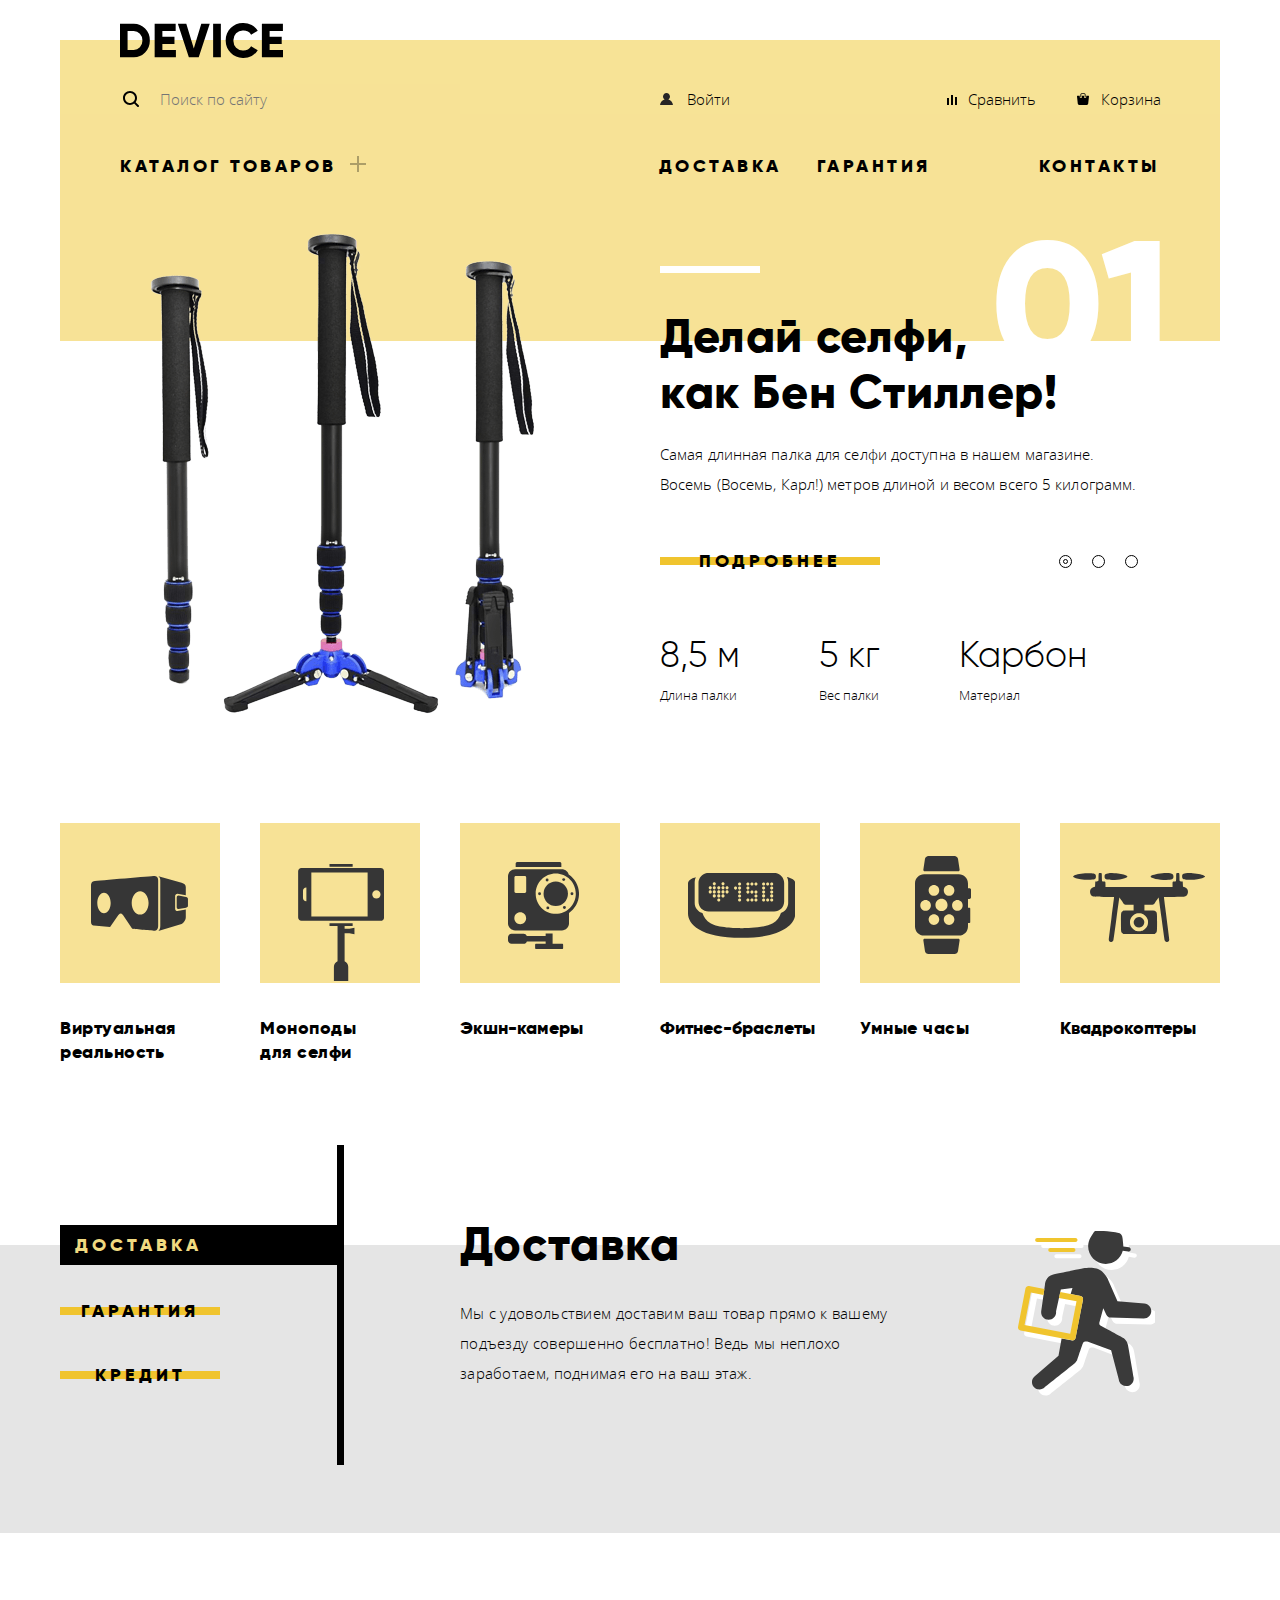
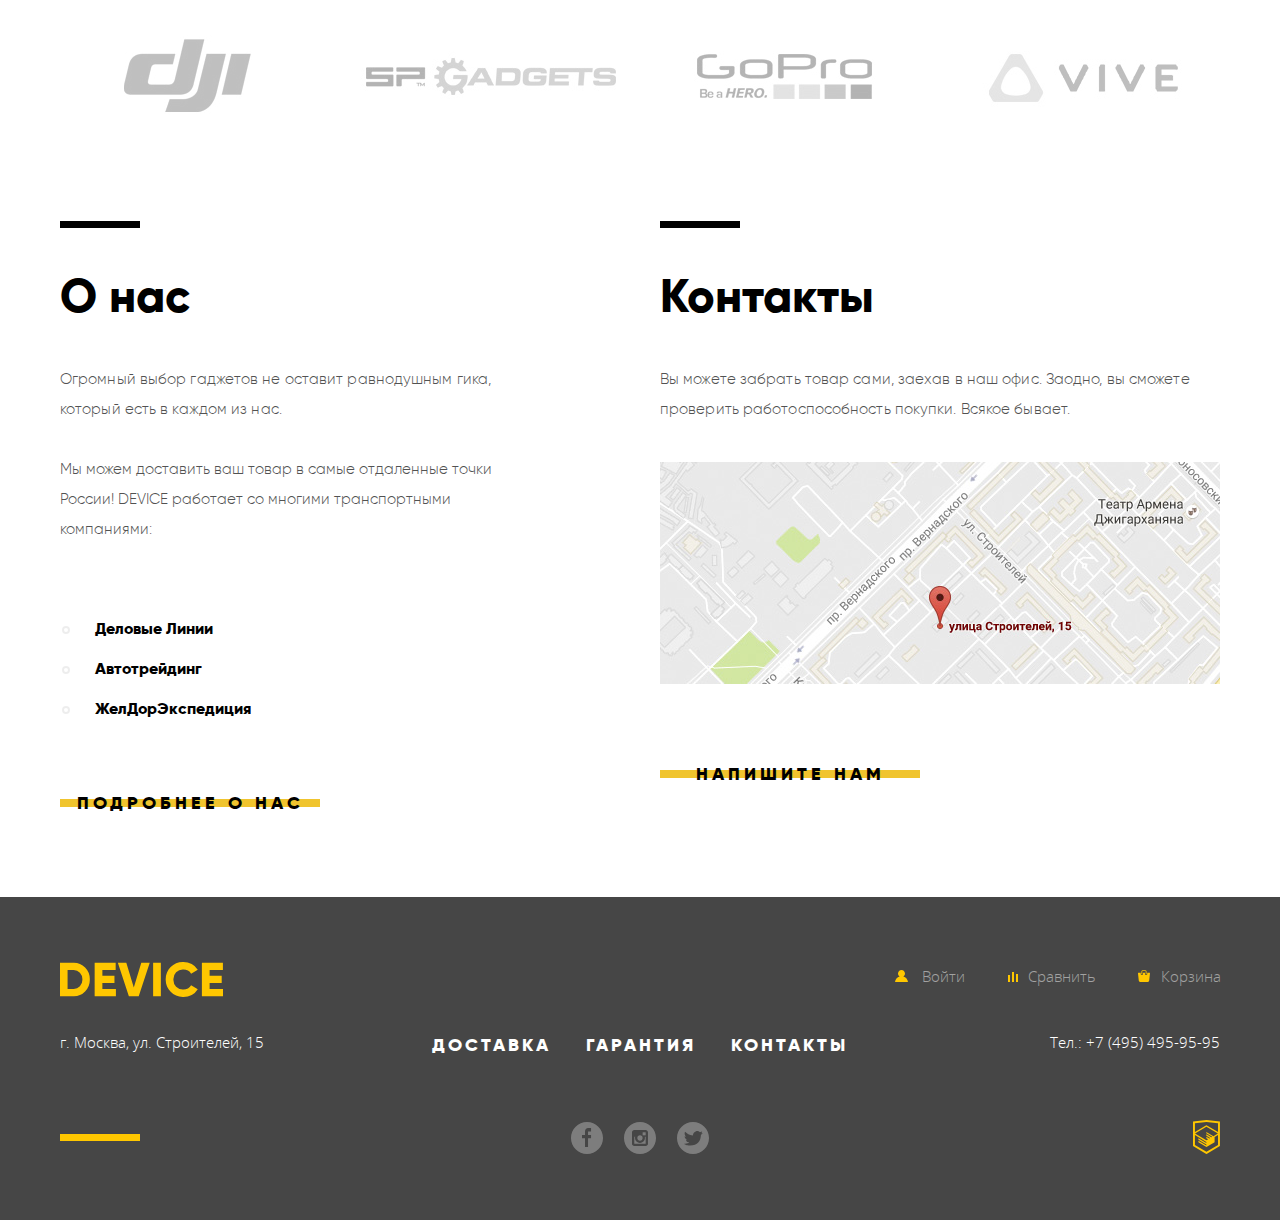
<file: index.html>
<!DOCTYPE html>
<html lang="ru">
  <head>
    <meta charset="utf-8">
    <title>Интернет-магазин гаджетов «Девайс»</title>
    <link rel="stylesheet" href="css/normalize.css">
    <link rel="stylesheet" href="css/style.css">
  </head>
  <body>

    <header class="header">

      <nav class="navigation">
        <a class="navigation-logo">
          <svg xmlns="http://www.w3.org/2000/svg" width="163" height="35" viewBox="0 0 163 35">
            <defs>
                <style>
                    .cls-1{fill-rule:evenodd}
                </style>
            </defs>
            <path d="M-.151.702v33.6h13.532a15.72 15.72 0 0 0 11.72-4.824 16.458 16.458 0 0 0 4.712-11.976 16.458 16.458 0 0 0-4.712-11.976A15.723 15.723 0 0 0 13.381.702H-.151zM7.582 26.91V8.091h5.8a8.646 8.646 0 0 1 6.5 2.568 9.407 9.407 0 0 1 2.489 6.84 9.406 9.406 0 0 1-2.489 6.84 8.642 8.642 0 0 1-6.5 2.568h-5.8zm34.8-5.952h12.082v-7.3H42.378V8.091h13.291V.702H34.645v33.6H55.91V26.91H42.378v-5.952zm36.343 13.344L89.744.702h-8.458l-7.491 24.72L66.304.702h-8.457l11.019 33.6h9.859zm14.4 0h7.733V.702h-7.733v33.6zm38.615-1.416a15.506 15.506 0 0 0 6.041-5.688l-6.67-3.84a7.482 7.482 0 0 1-3.165 3.024 9.87 9.87 0 0 1-4.664 1.1 9.595 9.595 0 0 1-7.177-2.736 9.909 9.909 0 0 1-2.682-7.248 9.909 9.909 0 0 1 2.682-7.248 9.595 9.595 0 0 1 7.177-2.736 9.897 9.897 0 0 1 4.639 1.08 7.592 7.592 0 0 1 3.19 3.048l6.67-3.84a15.873 15.873 0 0 0-6.09-5.688 17.42 17.42 0 0 0-8.409-2.088c-9.779-.272-17.797 7.691-17.591 17.472-.208 9.781 7.809 17.747 17.588 17.476a17.52 17.52 0 0 0 8.458-2.088zm17.881-11.928h12.082v-7.3h-12.085V8.091h13.29V.702h-21.023v33.6h21.265V26.91h-13.532v-5.952z" class="cls-1" data-name="-e-logo"/>
          </svg>

          <p class="visually-hidden">DEVICE</p>
        </a>
        <ul class="navigation-features-list">
          <li class="navigation-features-item search-item">
            <form class="search-form" action="https://echo.htmlacademy.ru" method="post">
              <label for="search-field"><svg version="1.1" xmlns="http://www.w3.org/2000/svg" xmlns:xlink="http://www.w3.org/1999/xlink" x="0px" y="0px"
                  width="16px" height="16px" viewBox="0 0 16 16" enable-background="new 0 0 16 16" xml:space="preserve">
                  <path d="M15.7,14.3l-3.104-3.104C13.473,10.023,14,8.576,14,7c0-3.866-3.134-7-7-7S0,3.134,0,7s3.134,7,7,7
                  c1.576,0,3.023-0.527,4.193-1.404L14.3,15.7c0.185,0.184,0.38,0.3,0.7,0.3c0.553,0,1-0.447,1-1C16,14.781,15.945,14.546,15.7,14.3z
                  M2,7c0-2.762,2.238-5,5-5s5,2.238,5,5s-2.238,5-5,5S2,9.762,2,7z"/>
                </svg>
              </label>
              <input class="search-field" type="text" id="search-field" placeholder="Поиск по сайту" name="search">
              <div class="search-button-wrapper">
                <input class="search-button" type="submit" value="Найти">
              </div>
            </form>
          </li>

          <li class="navigation-features-item profile-in-item">
            <a href="profile.html" class="profile-in">
              <svg version="1.1" xmlns="http://www.w3.org/2000/svg" xmlns:xlink="http://www.w3.org/1999/xlink" x="0px" y="0px"
                width="13px" height="12px" viewBox="0 0 13 12" enable-background="new 0 0 13 12" xml:space="preserve">
                <path fill="#272525" d="M0.032,12h12.937c-0.163-2.643-2.074-4.837-4.671-5.543C9.306,5.846,9.985,4.75,9.985,3.485
                C9.985,1.561,8.425,0,6.5,0S3.015,1.561,3.015,3.485c0,1.264,0.68,2.361,1.688,2.972C2.106,7.163,0.194,9.357,0.032,12z"/>
              </svg>
              Войти
            </a>
          </li>
          <li class="navigation-features-item compare-item">
            <a href="compare.html" class="compare">
              <svg version="1.1" xmlns="http://www.w3.org/2000/svg" xmlns:xlink="http://www.w3.org/1999/xlink" x="0px" y="0px"
                width="10px" height="10px" viewBox="0 0 10 10" enable-background="new 0 0 10 10" xml:space="preserve">
                <rect x="8" y="2" width="1.984" height="8"/>
                <rect y="3" width="1.984" height="7"/>
                <rect x="4" width="2" height="10"/>
              </svg>
              Сравнить
            </a>
          </li>
          <li class="navigation-features-item basket-item">
            <a href="basket.html" class="basket">
              <svg version="1.1" xmlns="http://www.w3.org/2000/svg" xmlns:xlink="http://www.w3.org/1999/xlink" x="0px" y="0px"
                width="12px" height="12px" viewBox="0 0 12 12" enable-background="new 0 0 12 12" xml:space="preserve">
                <g>
                  <path d="M11.864,3.017c-0.082-0.098-0.203-0.154-0.327-0.154H9.225V4.09c0,0.563-0.484,1.022-1.08,1.022
                  c-0.594,0-1.078-0.458-1.078-1.022V2.863H4.909V4.09c0,0.563-0.485,1.022-1.08,1.022c-0.595,0-1.078-0.458-1.078-1.022V2.863H0.438
                  c-0.125,0-0.243,0.056-0.327,0.154C0.028,3.115-0.012,3.245,0.003,3.375l0.776,7.134c0.015,0.806,0.642,1.455,1.411,1.455h7.595
                  c0.77,0,1.396-0.649,1.411-1.455l0.776-7.134C11.987,3.245,11.946,3.115,11.864,3.017z"/>
                  <path d="M3.829,4.499c0.239,0,0.433-0.184,0.433-0.409V1.84c0-0.632,0.672-1.022,1.295-1.022h1.079
                  c0.655,0,1.078,0.401,1.078,1.022v2.25c0,0.225,0.194,0.409,0.431,0.409c0.239,0,0.433-0.184,0.433-0.409V1.84
                  C8.577,0.773,7.761,0,6.636,0H5.557C4.367,0,3.398,0.826,3.398,1.84v2.25C3.398,4.315,3.592,4.499,3.829,4.499z"/>
                </g>
              </svg>
              Корзина
            </a>
          </li>
        </ul>

        <ul class="navigation-services-list navigation-margin-index">
          <li class="navigation-services-item navigation-catalog-item">
            <a href="#" class="navigation-catalog-ref">
              Каталог товаров
              <svg version="1.1" xmlns="http://www.w3.org/2000/svg" xmlns:xlink="http://www.w3.org/1999/xlink" x="0px" y="0px"
                width="16px" height="16px" viewBox="0 0 16 16" enable-background="new 0 0 16 16" xml:space="preserve">
                <polygon fill="#272525" points="16,7 9,7 9,0 7,0 7,7 0,7 0,9 7,9 7,16 9,16 9,9 16,9 "/>
              </svg>
            </a>
            <section class="container-catalog-menu">
              <h2 class="visually-hidden">Каталог товаров</h2>
              <div class="catalog-menu-wrapper">
                <ul class="catalog-menu-list">
                  <li class="catalog-menu-item virtual-reality-item">
                    <a href="catalog.html/virtual-reality">Виртуальная реальность</a>
                  </li>
                  <li class="catalog-menu-item fitnes-bracelet-item">
                    <a href="catalog.html/fitnes-bracelet">Фитнес-браслеты</a>
                  </li>
                  <li class="catalog-menu-item quadcopters-item">
                    <a href="catalog.html/quadcopters">Квадрокоптеры</a>
                  </li>
                  <li class="catalog-menu-item selfie-monopods-item">
                    <a href="catalog.html">Моноподы для селфи</a>
                  </li>
                  <li class="catalog-menu-item smart-watch-item">
                    <a href="catalog.html/smart-watch">Умные часы</a>
                  </li>
                  <li class="catalog-menu-item">
                  </li>
                  <li class="catalog-menu-item action-cams-item">
                    <a href="catalog.html/action-cams">Экшн-камеры</a>
                  </li>
                </ul>
              </div>
            </section>
          </li>
          <li class="navigation-services-item delivery-item">
            <a href="delivery.html">
              Доставка
            </a>
          </li>
          <li class="navigation-services-item assurance-item">
            <a href="assurance.html">
              Гарантия
            </a>
          </li>
          <li class="navigation-services-item contacts-item">
            <a href="contacts.html">
              Контакты
            </a>
          </li>
        </ul>

      </nav>
    </header>


    <main class="container">
      <h1 class="visually-hidden">Интернет-магазин гаджетов «Девайс»</h1>

      <section class="container-slider">

        <input class="visually-hidden" type="radio" id="product-1" name="toggle" checked>
        <input class="visually-hidden" type="radio" id="product-2" name="toggle">
        <input class="visually-hidden" type="radio" id="product-3" name="toggle">

        <div class="slider-wrapper">
          <h2 class="visually-hidden">TOP-3 товары</h2>
          <div class="slider-controls">
            <label for="product-1"></label>
            <label for="product-2"></label>
            <label for="product-3"></label>
          </div>
          <ul class="slider-list">
            <li class="slider-item" id="slide1">
              <div class="slider-wrapper">
                <div class="slide-pic slide1-pic">
                  <img src="img/slider-1.png" height="486" width="384" alt="Самая длинная палка для селфи">
                </div>
                <section class="slide-details">
                  <h3 class="visually-hidden">Самая длинная палка для селфи</h3>
                  <div class="slide-white-line"></div>
                  <p class="slide-number">01</p>
                  <h4 class="slide-tagline">Делай селфи,<br> как Бен Стиллер!</h4>
                  <p class="slide-add-text">Самая длинная палка для селфи доступна в нашем магазине. Восемь (Восемь, Карл!) метров длиной и весом всего 5 килограмм.</p>
                  <div class="interactive-elements-wrapper">
                    <a class="button" href="selfie-details.html">Подробнее</a>
                  </div>
                  <div class="properties-table-wrapper">
                    <table class="properties-table table-slide1">
                      <tr>
                        <td class="first-col">8,5 м</td>
                        <td class="second-col">5 кг</td>
                        <td class="third-col">Карбон</td>
                      </tr>
                      <tr>
                        <th class="first-col">Длина палки</th>
                        <th class="second-col">Вес палки</th>
                        <th class="third-col">Материал</th>
                      </tr>
                    </table>
                  </div>
                </section>
              </div>
            </li>
            <li class="slider-item" id="slide2">
              <div class="slider-wrapper">
                <div class="slide-pic slide2-pic">
                  <img src="img/slider-2.png" height="485" width="345" alt="Мотивирующий фитнес-браслет ">
                </div>
                <section class="slide-details">
                  <h3 class="visually-hidden">Мотивирующие фитнес-браслеты</h3>
                  <div class="slide-white-line"></div>
                  <p class="slide-number">02</p>
                  <h4 class="slide-tagline">Худеем<br> правильно!</h4>
                  <p class="slide-add-text">Мотивирующие фитнес-браслеты помогут найти в себе силы <br> не пропускать занятия и соблюдать диету.</p>
                  <div class="interactive-elements-wrapper">
                    <a class="button" href="selfie-details.html">Подробнее</a>
                  </div>
                  <div class="properties-table-wrapper">
                    <table class="properties-table table-slide2">
                      <tr>
                        <td class="first-col">48 часов</td>
                      </tr>
                      <tr>
                        <th class="first-col">Без подзарядки</th>
                      </tr>
                    </table>
                  </div>
                </section>
              </div>
            </li>
            <li class="slider-item" id="slide3">
              <div class="slider-wrapper">
                <div class="slide-pic slide3-pic">
                  <img src="img/slider-3.png" height="334" width="526" alt="Квадрокоптер ">
                </div>
                <section class="slide-details">
                  <h3 class="visually-hidden">Квадрокоптер</h3>
                  <div class="slide-white-line"></div>
                  <p class="slide-number">03</p>
                  <h4 class="slide-tagline">Порхает как бабочка, жалит как пчела!</h4>
                  <p class="slide-add-text">Этот обычный, на первый взгляд, квадрокоптер оснащен<br> мощным лазером, замаскированным под стандартную камеру.</p>
                  <div class="interactive-elements-wrapper">
                    <a class="button" href="selfie-details.html">Подробнее</a>
                  </div>
                  <div class="properties-table-wrapper">
                    <table class="properties-table table-slide3">
                      <tr>
                        <td class="first-col">800 м</td>
                        <td class="second-col">50 м</td>
                      </tr>
                      <tr>
                        <th class="first-col">Дальность полета</th>
                        <th class="second-col">Радиус поражения</th>
                      </tr>
                    </table>
                  </div>
                </section>
              </div>
            </li>
          </ul>
        </div>
      </section>

      <section class="container-goods">
        <h2 class="visually-hidden">Категории товаров</h2>
        <div class="container-goods-center">
          <ul class="container-goods-list">
            <li class="container-goods-item">
              <a href="catalog.html/virtual-reality">
                <div class="item-pics item-pics-virtual">
                  <svg version="1.1" xmlns="http://www.w3.org/2000/svg" xmlns:xlink="http://www.w3.org/1999/xlink" x="0px" y="0px"
                    width="97px" height="55px" viewBox="0 0 97 55" enable-background="new 0 0 97 55" xml:space="preserve">
                    <g>
                      <path fill="#363636" d="M84.131,32.639V20.003c0-1.309,1.045-2.37,2.335-2.37l8.326,1.581V11.02c0-2.355-1.708-3.431-4.202-4.265
                      l-23.187-6.58c1.616,1.391,1.889,2.04,1.889,4.396v45.209c0,2.356-0.45,4.066-1.967,5.21l23.265-7.065
                      c2.401-0.833,4.202-4.216,4.202-6.572V33.44l-8.326,1.567C85.176,35.009,84.131,33.947,84.131,32.639z"/>
                      <path fill="#363636" d="M95.129,20.979l-7.598-1.444c-1.008,0-1.824,0.829-1.824,1.851v9.868c0,1.023,0.816,1.852,1.824,1.852
                      l7.598-1.431c1.154-0.419,1.824-0.829,1.824-1.852V22.83C96.953,21.808,96.187,21.323,95.129,20.979z"/>
                      <path fill="#363636" d="M67.17,4.483c0-5.08-4.232-4.459-4.232-4.459S5.832,4.738,2.838,5.145S0.001,9.532,0.001,9.532
                      S0,42.069,0,45.812s2.599,3.753,2.599,3.753l16.477,1.403L27.212,39.3c0,0,1.109-1.828,2.505-1.828
                      c1.397,0,2.432,1.861,2.432,1.861l9.061,13.521c0,0,18.895,1.909,22.521,1.909c3.626-0.001,3.439-5.024,3.439-5.024
                      S67.17,9.563,67.17,4.483z M12.982,37.192c-3.698,0-6.696-4.601-6.696-10.275s2.998-10.275,6.696-10.275
                      c3.698,0,6.696,4.601,6.696,10.275S16.68,37.192,12.982,37.192z M49.14,38.618c-4.662,0-8.441-5.239-8.441-11.701
                      c0-6.463,3.78-11.702,8.441-11.702c4.662,0,8.442,5.239,8.442,11.702C57.582,33.379,53.802,38.618,49.14,38.618z"/>
                    </g>
                  </svg>
                </div>
                <p>Виртуальная реальность</p>
              </a>
            </li>
            <li class="container-goods-item">
              <a href="catalog.html">
                <div class="item-pics item-pics-selfie">
                  <svg version="1.1" xmlns="http://www.w3.org/2000/svg" xmlns:xlink="http://www.w3.org/1999/xlink" x="0px" y="0px"
                    width="86px" height="117px" viewBox="0 0 86 117" enable-background="new 0 0 86 117" xml:space="preserve">
                    <g>
                    <path fill="#363636" d="M82.821,4.011H3.33c-1.761,0-3.188,1.427-3.188,3.188v46.413c0,1.763,1.427,3.189,3.188,3.189h79.492
                    c1.762,0,3.189-1.427,3.189-3.189V7.199C86.011,5.438,84.583,4.011,82.821,4.011z M8.392,37.236H8.166
                    c-1.762,0-3.189-1.429-3.189-3.189v-7.283c0-1.761,1.427-3.188,3.189-3.188h0.226V37.236z M69.623,52.408H13.341V8.402h56.282
                    V52.408z M78.4,34.552c-2.289,0-4.146-1.855-4.146-4.147s1.856-4.147,4.146-4.147c2.291,0,4.148,1.855,4.148,4.147
                    S80.691,34.552,78.4,34.552z"/>
                    <rect x="31.497" fill="#363636" width="23.157" height="2.758"/>
                    <path fill="#363636" d="M46.608,64.861v-2.973h8.046v-2.758H31.498v2.758h8.045v35.246c-2.139,0.938-3.635,3.072-3.635,5.559V117
                    h14.335v-14.307c0-2.486-1.495-4.621-3.636-5.557v-27.99h4.796l5.051,1.213v-6.711l-5.051,1.213H46.608z"/>
                    </g>
                  </svg>
                </div>
                <p>Моноподы <br> для селфи</p>
              </a>
            </li>
            <li class="container-goods-item">
              <a href="catalog.html/action-cams">
                <div class="item-pics item-pics-cams">
                  <svg version="1.1" xmlns="http://www.w3.org/2000/svg" xmlns:xlink="http://www.w3.org/1999/xlink" x="0px" y="0px"
                    width="71px" height="87px" viewBox="0 0 71 87" enable-background="new 0 0 71 87" xml:space="preserve">
                    <g>
                      <path fill="#363636" d="M53.349,1.49c0-0.736-0.578-1.49-1.311-1.49H9.053C8.32,0,7.672,0.754,7.672,1.49v3.522h45.676V1.49z"/>
                      <path fill="#363636" d="M54.202,81.809h-9.597V71.426h-6.958v2.507H18.774c-0.537-1.254-1.757-2.148-3.181-2.148H3.559
                        C1.642,71.784,0,73.387,0,75.311v3.018c0,1.924,1.642,3.48,3.559,3.48h12.035c1.511,0,2.792-0.896,3.269-2.326h18.785v2.326H28.13
                        c-0.533,0-1.01,0.437-1.01,0.972v3.172c0,0.535,0.478,1.048,1.01,1.048h26.072c0.533,0,0.93-0.513,0.93-1.048V82.78
                        C55.132,82.245,54.735,81.809,54.202,81.809z"/>
                      <path fill="#363636" d="M60.666,12.39c-0.861-2.937-3.567-5.05-6.771-5.05H7.148C3.25,7.34,0,10.449,0,14.361v46.9
                        c0,3.912,3.25,7.121,7.148,7.121h46.747c3.898,0,7.126-3.209,7.126-7.121V50.915c6.066-4.204,10.001-11.211,10.001-19.164
                        C71.021,23.672,66.89,16.57,60.666,12.39z M12.238,62.151c-3.259,0-5.901-2.65-5.901-5.921c0-3.27,2.642-5.922,5.901-5.922
                        s5.902,2.652,5.902,5.922C18.14,59.501,15.497,62.151,12.238,62.151z M18.199,29.546c0,0.786-0.635,1.422-1.418,1.422H7.841
                        c-0.783,0-1.418-0.637-1.418-1.422V15.386c0-0.786,0.635-1.423,1.418-1.423h8.939c0.783,0,1.418,0.637,1.418,1.423V29.546z
                         M47.762,51.858c-11.076,0-20.057-9.01-20.057-20.123s8.98-20.124,20.057-20.124c11.077,0,20.058,9.01,20.058,20.124
                        S58.839,51.858,47.762,51.858z"/>
                      <ellipse fill="#363636" cx="47.762" cy="31.735" rx="12.188" ry="12.229"/>
                      <circle fill="#363636" cx="31.562" cy="31.736" r="1.435"/>
                      <circle fill="#363636" cx="63.963" cy="31.736" r="1.435"/>
                      <circle fill="#363636" cx="39.109" cy="17.994" r="1.435"/>
                      <ellipse fill="#363636" cx="56.415" cy="45.476" rx="1.43" ry="1.436"/>
                      <circle fill="#363636" cx="55.697" cy="17.565" r="1.435"/>
                      <circle fill="#363636" cx="39.828" cy="45.906" r="1.435"/>
                    </g>
                  </svg>
                </div>
                <p>Экшн-камеры</p>
              </a>
            </li>
            <li class="container-goods-item">
              <a href="catalog.html/fitnes-bracelet">
                <div class="item-pics item-pics-bracelet">
                  <svg version="1.1" xmlns="http://www.w3.org/2000/svg" xmlns:xlink="http://www.w3.org/1999/xlink" x="0px" y="0px"
                    width="107px" height="65px" viewBox="0 0 107 65" enable-background="new 0 0 107 65" xml:space="preserve">
                    <g>
                    <path fill="#363636" d="M98.967,4.074c0.752,1.441,1.209,3.08,1.209,4.818v21.102c0,4.616-3.092,8.527-7.246,9.9
                      c-1.325,3.987-3.778,7.854-8.051,10.432c-8.676,5.231-31.124,4.837-31.198,4.837c-0.078,0-22.513,0.395-31.189-4.837
                      c-4.216-2.545-6.708-6.347-8.042-10.279c-4.418-1.209-7.756-5.251-7.756-10.053V8.893c0-1.688,0.427-3.282,1.139-4.693
                      C4.17,5.109,0,6.918,0,10.434c0,6.243,0,25.687,0,29.983C0,50.668,11.839,64.85,53.657,64.85c41.82,0,53.657-14.182,53.657-24.433
                      c0-4.296,0-23.74,0-29.983C107.313,6.75,102.738,4.94,98.967,4.074z"/>
                      <path fill="#363636" d="M20.561,38.459h65.523c5.564,0,10.074-4.513,10.074-10.077V9.935c0-5.563-4.51-10.075-10.074-10.075H20.561
                      c-5.564,0-10.075,4.511-10.075,10.075v18.447C10.486,33.946,14.997,38.459,20.561,38.459z M83.695,9.468
                      c0.867,0,1.569,0.703,1.569,1.57c0,0.866-0.702,1.569-1.569,1.569s-1.568-0.703-1.568-1.569
                      C82.127,10.17,82.828,9.468,83.695,9.468z M83.695,13.507c0.867,0,1.569,0.703,1.569,1.568c0,0.867-0.702,1.569-1.569,1.569
                      s-1.568-0.702-1.568-1.569C82.127,14.21,82.828,13.507,83.695,13.507z M83.695,17.546c0.867,0,1.569,0.702,1.569,1.569
                      c0,0.866-0.702,1.569-1.569,1.569s-1.568-0.703-1.568-1.569C82.127,18.248,82.828,17.546,83.695,17.546z M83.695,21.373
                      c0.867,0,1.569,0.704,1.569,1.569c0,0.867-0.702,1.568-1.569,1.568s-1.568-0.701-1.568-1.568
                      C82.127,22.076,82.828,21.373,83.695,21.373z M83.695,25.412c0.867,0,1.569,0.702,1.569,1.569c0,0.865-0.702,1.568-1.569,1.568
                      s-1.568-0.704-1.568-1.568C82.127,26.114,82.828,25.412,83.695,25.412z M79.656,9.468c0.867,0,1.568,0.703,1.568,1.57
                      c0,0.866-0.701,1.569-1.568,1.569c-0.865,0-1.568-0.703-1.568-1.569C78.088,10.17,78.791,9.468,79.656,9.468z M79.656,25.412
                      c0.867,0,1.568,0.702,1.568,1.569c0,0.865-0.701,1.568-1.568,1.568c-0.865,0-1.568-0.704-1.568-1.568
                      C78.088,26.114,78.791,25.412,79.656,25.412z M75.619,9.468c0.865,0,1.568,0.703,1.568,1.57c0,0.866-0.703,1.569-1.568,1.569
                      c-0.867,0-1.569-0.703-1.569-1.569C74.05,10.17,74.752,9.468,75.619,9.468z M75.619,13.507c0.865,0,1.568,0.703,1.568,1.568
                      c0,0.867-0.703,1.569-1.568,1.569c-0.867,0-1.569-0.702-1.569-1.569C74.05,14.21,74.752,13.507,75.619,13.507z M75.619,17.546
                      c0.865,0,1.568,0.702,1.568,1.569c0,0.866-0.703,1.569-1.568,1.569c-0.867,0-1.569-0.703-1.569-1.569
                      C74.05,18.248,74.752,17.546,75.619,17.546z M75.619,21.373c0.865,0,1.568,0.704,1.568,1.569c0,0.867-0.703,1.568-1.568,1.568
                      c-0.867,0-1.569-0.701-1.569-1.568C74.05,22.076,74.752,21.373,75.619,21.373z M75.619,25.412c0.865,0,1.568,0.702,1.568,1.569
                      c0,0.865-0.703,1.568-1.568,1.568c-0.867,0-1.569-0.704-1.569-1.568C74.05,26.114,74.752,25.412,75.619,25.412z M67.965,9.468
                      c0.867,0,1.568,0.703,1.568,1.57c0,0.866-0.701,1.569-1.568,1.569s-1.568-0.703-1.568-1.569C66.396,10.17,67.1,9.468,67.965,9.468z
                       M67.965,17.546c0.867,0,1.568,0.702,1.568,1.569c0,0.866-0.701,1.569-1.568,1.569s-1.568-0.703-1.568-1.569
                      C66.396,18.248,67.1,17.546,67.965,17.546z M67.965,21.427c0.867,0,1.568,0.701,1.568,1.568c0,0.865-0.701,1.569-1.568,1.569
                      s-1.568-0.704-1.568-1.569C66.396,22.128,67.1,21.427,67.965,21.427z M67.965,25.412c0.867,0,1.568,0.702,1.568,1.569
                      c0,0.865-0.701,1.568-1.568,1.568s-1.568-0.704-1.568-1.568C66.396,26.114,67.1,25.412,67.965,25.412z M63.926,9.468
                      c0.867,0,1.57,0.703,1.57,1.57c0,0.866-0.703,1.569-1.57,1.569c-0.865,0-1.569-0.703-1.569-1.569
                      C62.356,10.17,63.061,9.468,63.926,9.468z M63.926,17.546c0.867,0,1.57,0.702,1.57,1.569c0,0.866-0.703,1.569-1.57,1.569
                      c-0.865,0-1.569-0.703-1.569-1.569C62.356,18.248,63.061,17.546,63.926,17.546z M63.926,25.412c0.867,0,1.57,0.702,1.57,1.569
                      c0,0.865-0.703,1.568-1.57,1.568c-0.865,0-1.569-0.704-1.569-1.568C62.356,26.114,63.061,25.412,63.926,25.412z M59.888,9.468
                      c0.865,0,1.569,0.703,1.569,1.57c0,0.866-0.704,1.569-1.569,1.569c-0.867,0-1.568-0.703-1.568-1.569
                      C58.319,10.17,59.021,9.468,59.888,9.468z M59.888,13.507c0.865,0,1.569,0.703,1.569,1.568c0,0.867-0.704,1.569-1.569,1.569
                      c-0.867,0-1.568-0.702-1.568-1.569C58.319,14.21,59.021,13.507,59.888,13.507z M59.888,17.546c0.865,0,1.569,0.702,1.569,1.569
                      c0,0.866-0.704,1.569-1.569,1.569c-0.867,0-1.568-0.703-1.568-1.569C58.319,18.248,59.021,17.546,59.888,17.546z M59.888,25.412
                      c0.865,0,1.569,0.702,1.569,1.569c0,0.865-0.704,1.568-1.569,1.568c-0.867,0-1.568-0.704-1.568-1.568
                      C58.319,26.114,59.021,25.412,59.888,25.412z M51.598,9.468c0.867,0,1.569,0.703,1.569,1.57c0,0.866-0.702,1.569-1.569,1.569
                      c-0.867,0-1.568-0.703-1.568-1.569C50.029,10.17,50.731,9.468,51.598,9.468z M51.598,13.507c0.867,0,1.569,0.703,1.569,1.568
                      c0,0.867-0.702,1.569-1.569,1.569c-0.867,0-1.568-0.702-1.568-1.569C50.029,14.21,50.731,13.507,51.598,13.507z M51.598,17.546
                      c0.867,0,1.569,0.702,1.569,1.569c0,0.866-0.702,1.569-1.569,1.569c-0.867,0-1.568-0.703-1.568-1.569
                      C50.029,18.248,50.731,17.546,51.598,17.546z M51.598,21.427c0.867,0,1.569,0.701,1.569,1.568c0,0.865-0.702,1.569-1.569,1.569
                      c-0.867,0-1.568-0.704-1.568-1.569C50.029,22.128,50.731,21.427,51.598,21.427z M51.598,25.412c0.867,0,1.569,0.702,1.569,1.569
                      c0,0.865-0.702,1.568-1.569,1.568c-0.867,0-1.568-0.704-1.568-1.568C50.029,26.114,50.731,25.412,51.598,25.412z M47.559,13.507
                      c0.867,0,1.568,0.703,1.568,1.568c0,0.867-0.701,1.569-1.568,1.569s-1.569-0.702-1.569-1.569
                      C45.99,14.21,46.691,13.507,47.559,13.507z M39.057,13.295c0.865,0,1.569,0.703,1.569,1.568c0,0.867-0.704,1.569-1.569,1.569
                      c-0.867,0-1.571-0.703-1.571-1.569C37.486,13.998,38.189,13.295,39.057,13.295z M39.057,17.333c0.865,0,1.569,0.703,1.569,1.57
                      c0,0.866-0.704,1.57-1.569,1.57c-0.867,0-1.571-0.704-1.571-1.57C37.486,18.036,38.189,17.333,39.057,17.333z M35.018,9.255
                      c0.865,0,1.568,0.703,1.568,1.57c0,0.866-0.704,1.568-1.568,1.568c-0.867,0-1.569-0.703-1.569-1.568
                      C33.449,9.958,34.15,9.255,35.018,9.255z M35.018,13.295c0.865,0,1.568,0.703,1.568,1.568c0,0.867-0.704,1.569-1.568,1.569
                      c-0.867,0-1.569-0.703-1.569-1.569C33.449,13.998,34.15,13.295,35.018,13.295z M35.018,17.333c0.865,0,1.568,0.703,1.568,1.57
                      c0,0.866-0.704,1.57-1.568,1.57c-0.867,0-1.569-0.704-1.569-1.57C33.449,18.036,34.15,17.333,35.018,17.333z M35.018,21.373
                      c0.865,0,1.568,0.704,1.568,1.569c0,0.867-0.704,1.568-1.568,1.568c-0.867,0-1.569-0.701-1.569-1.568
                      C33.449,22.076,34.15,21.373,35.018,21.373z M30.764,13.295c0.867,0,1.569,0.703,1.569,1.568c0,0.867-0.702,1.569-1.569,1.569
                      c-0.867,0-1.568-0.703-1.568-1.569C29.196,13.998,29.897,13.295,30.764,13.295z M30.764,17.333c0.867,0,1.569,0.703,1.569,1.57
                      c0,0.866-0.702,1.57-1.569,1.57c-0.867,0-1.568-0.704-1.568-1.57C29.196,18.036,29.897,17.333,30.764,17.333z M30.764,21.373
                      c0.867,0,1.569,0.704,1.569,1.569c0,0.867-0.702,1.568-1.569,1.568c-0.867,0-1.568-0.701-1.568-1.568
                      C29.196,22.076,29.897,21.373,30.764,21.373z M30.764,25.412c0.867,0,1.569,0.702,1.569,1.569c0,0.865-0.702,1.568-1.569,1.568
                      c-0.867,0-1.568-0.704-1.568-1.568C29.196,26.114,29.897,25.412,30.764,25.412z M26.3,9.255c0.867,0,1.571,0.703,1.571,1.57
                      c0,0.866-0.704,1.568-1.571,1.568c-0.865,0-1.569-0.703-1.569-1.568C24.731,9.958,25.435,9.255,26.3,9.255z M26.3,13.295
                      c0.867,0,1.571,0.703,1.571,1.568c0,0.867-0.704,1.569-1.571,1.569c-0.865,0-1.569-0.703-1.569-1.569
                      C24.731,13.998,25.435,13.295,26.3,13.295z M26.3,17.333c0.867,0,1.571,0.703,1.571,1.57c0,0.866-0.704,1.57-1.571,1.57
                      c-0.865,0-1.569-0.704-1.569-1.57C24.731,18.036,25.435,17.333,26.3,17.333z M26.3,21.373c0.867,0,1.571,0.704,1.571,1.569
                      c0,0.867-0.704,1.568-1.571,1.568c-0.865,0-1.569-0.701-1.569-1.568C24.731,22.076,25.435,21.373,26.3,21.373z M22.263,13.295
                      c0.865,0,1.569,0.703,1.569,1.568c0,0.867-0.704,1.569-1.569,1.569c-0.867,0-1.569-0.703-1.569-1.569
                      C20.694,13.998,21.396,13.295,22.263,13.295z M22.263,17.333c0.865,0,1.569,0.703,1.569,1.57c0,0.866-0.704,1.57-1.569,1.57
                      c-0.867,0-1.569-0.704-1.569-1.57C20.694,18.036,21.396,17.333,22.263,17.333z"/>
                    </g>
                  </svg>
                </div>
                <p>Фитнес-браслеты</p>
              </a>
            </li>
            <li class="container-goods-item">
              <a href="catalog.html/smart-watch">
                <div class="item-pics item-pics-watch">
                  <svg version="1.1" xmlns="http://www.w3.org/2000/svg" xmlns:xlink="http://www.w3.org/1999/xlink" x="0px" y="0px"
                    width="56px" height="98px" viewBox="0 0 56 98" enable-background="new 0 0 56 98" xml:space="preserve">
                    <g>
                      <path fill="#363636" d="M54.494,32.197h-1.515v-4.64c0-5.052-4.087-9.186-9.082-9.186H9.082C4.086,18.372,0,22.505,0,27.557v42.868
                      c0,5.052,4.087,9.185,9.083,9.185h34.815c4.995,0,9.082-4.133,9.082-9.185V67.01h1.515c0.415,0,0.757-0.344,0.757-0.764V52.467
                      c0-0.421-0.342-0.766-0.757-0.766h-1.515v-8.788h1.515c0.832,0,1.514-0.688,1.514-1.531v-7.654
                      C56.008,32.886,55.326,32.197,54.494,32.197z M34.082,29.088c2.926,0,5.299,2.398,5.299,5.358s-2.373,5.358-5.299,5.358
                      s-5.298-2.398-5.298-5.358S31.156,29.088,34.082,29.088z M18.945,29.088c2.925,0,5.298,2.398,5.298,5.358s-2.373,5.358-5.298,5.358
                      c-2.926,0-5.298-2.398-5.298-5.358S16.019,29.088,18.945,29.088z M5.297,49.397c0-2.959,2.371-5.358,5.298-5.358
                      c2.926,0,5.298,2.399,5.298,5.358c0,2.959-2.373,5.358-5.298,5.358C7.668,54.756,5.297,52.356,5.297,49.397z M18.945,68.894
                      c-2.926,0-5.298-2.398-5.298-5.358s2.372-5.358,5.298-5.358c2.925,0,5.298,2.398,5.298,5.358S21.87,68.894,18.945,68.894z
                       M20.435,48.991c0-3.382,2.711-6.124,6.055-6.124c3.344,0,6.055,2.742,6.055,6.124s-2.711,6.124-6.055,6.124
                      C23.146,55.114,20.435,52.373,20.435,48.991z M34.082,68.894c-2.926,0-5.298-2.398-5.298-5.358s2.372-5.358,5.298-5.358
                      s5.299,2.398,5.299,5.358S37.008,68.894,34.082,68.894z M42.384,54.756c-2.927,0-5.298-2.399-5.298-5.358
                      c0-2.959,2.371-5.358,5.298-5.358c2.926,0,5.298,2.399,5.298,5.358C47.682,52.356,45.31,54.756,42.384,54.756z"/>
                      <path fill="#363636" d="M9.646,15.31h33.687c0.843,0,1.432-0.681,1.306-1.514L43.023,3.028c0,0,0-0.001-0.002-0.002
                      C42.771,1.362,41.189,0,39.506,0H13.474c-1.686,0-3.268,1.362-3.517,3.028L8.342,13.795C8.217,14.628,8.803,15.31,9.646,15.31z"/>
                      <path fill="#363636" d="M43.333,82.671H9.646c-0.843,0-1.429,0.683-1.304,1.516l1.615,10.767c0.25,1.666,1.832,3.028,3.516,3.028
                      h26.032c1.684,0,3.266-1.362,3.517-3.026c0-0.001,0-0.001,0-0.002l1.615-10.767C44.765,83.354,44.176,82.671,43.333,82.671z"/>
                    </g>
                  </svg>
                </div>
                <p>Умные часы</p>
              </a>
            </li>
            <li class="container-goods-item">
              <a href="catalog.html/quadcopters">
                <div class="item-pics item-pics-quadcopters">
                  <svg version="1.1" xmlns="http://www.w3.org/2000/svg" xmlns:xlink="http://www.w3.org/1999/xlink" x="0px" y="0px"
                    width="132px" height="69px" viewBox="0 0 132 69" enable-background="new 0 0 132 69" xml:space="preserve">
                    <g transform="translate(0.000000,512.000000) scale(0.100000,-0.100000)">
                      <path fill="#363636" d="M120.522,5117.421c-55.449-4.873-102.139-15.928-114.77-26.724c-7.227-6.162-7.227-6.162-2.324-11.562
                      c6.445-7.197,37.134-16.45,72.476-22.363c39.98-6.68,125.098-6.934,137.231-0.513c12.119,6.68,16.24,14.136,16.24,29.814
                      c0,16.187-6.191,24.16-22.178,28.525C192.739,5118.457,149.414,5120,120.522,5117.421z"/>
                      <path fill="#363636" d="M257.744,5115.117c-1.294-2.832-2.583-21.079-2.583-41.118c0-40.61,1.553-37.783-21.919-39.331
                      l-10.308-0.771l-1.294-25.444l-1.289-25.439l-11.865-2.832c-25.791-6.68-39.99-25.952-37.915-52.944
                      c1.279-19.272,10.308-33.408,25.786-40.869c11.089-5.132,14.697-5.381,112.461-5.381c55.449,0,101.372-0.786,101.885-1.807
                      c0.508-1.284-11.094-94.072-25.796-206.387c-14.448-112.305-26.831-209.971-27.085-216.66
                      c-0.513-16.172,8.262-26.211,23.477-26.211c12.373,0,20.117,6.416,23.213,19.014c1.294,5.137,14.956,103.33,30.181,218.213
                      c15.22,114.629,28.628,208.687,29.404,208.687c1.03,0,10.83-14.131,21.924-31.357c29.399-46.26,23.989-43.169,76.353-43.169h43.584
                      v-28.022v-28.276l-51.328-0.771c-47.202-0.771-52.1-1.27-58.813-6.152c-15.728-11.572-16.25-14.15-16.25-109.766
                      c0-95.342,0.264-97.92,15.225-110.498l8.511-6.953h156.826h156.826l8.506,6.953c14.961,12.578,15.205,15.156,15.205,110.498
                      c0,95.615-0.508,98.193-16.23,109.766c-6.709,4.883-11.611,5.381-58.818,6.152l-51.318,0.771v28.276v28.022h43.594
                      c52.344,0,46.934-3.091,76.338,43.169c11.104,17.227,20.898,31.357,21.934,31.357c0.762,0,14.189-94.058,29.395-208.687
                      c15.225-114.883,28.896-213.076,30.186-218.213c3.096-12.598,10.82-19.014,23.213-19.014c15.215,0,23.994,10.039,23.467,26.211
                      c-0.254,6.689-12.637,104.355-27.09,216.66c-14.688,112.314-26.309,205.103-25.781,206.387c0.508,1.021,46.416,1.807,101.895,1.807
                      c97.754,0,101.357,0.249,112.441,5.381c15.479,7.461,24.502,21.597,25.791,40.869c2.07,26.992-12.109,46.265-37.91,52.944
                      l-11.875,2.832l-1.27,25.439l-1.289,25.444l-10.322,0.771c-23.467,1.548-21.934-1.279-21.934,39.331
                      c0,20.039-1.279,38.286-2.568,41.118c-2.061,3.599-5.43,4.883-13.672,4.883c-6.191,0-12.383-1.284-14.199-3.086
                      c-2.061-2.056-3.096-14.653-3.096-39.321c0-24.673-1.025-37.271-3.096-39.321c-1.797-1.797-9.014-3.081-16.494-3.081
                      c-16.26,0-16.514-0.522-16.514-31.104v-22.871H660.127H324.805v22.871c0,30.581-0.249,31.104-16.499,31.104
                      c-7.485,0-14.702,1.284-16.504,3.081c-2.075,2.051-3.101,14.648-3.101,39.321c0,24.668-1.03,37.266-3.096,39.321
                      c-1.807,1.802-8.003,3.086-14.189,3.086C263.169,5120,259.814,5118.715,257.744,5115.117z M686.172,4713.916
                      c28.887-8.984,53.916-33.926,61.66-61.68c4.385-15.43,3.096-42.158-2.842-57.832c-6.963-18.75-26.846-40.098-45.654-49.355
                      c-12.9-6.416-17.539-7.188-39.209-7.188c-21.665,0-26.309,0.771-39.204,7.188c-18.843,9.258-38.691,30.605-45.659,49.355
                      c-5.928,15.674-7.227,42.402-2.837,57.832c7.48,27.236,32.495,52.695,60.615,61.68
                      C653.164,4720.341,666.045,4720.341,686.172,4713.916z"/>
                      <path fill="#363636" d="M637.939,4675.625c-20.366-9.258-35.068-36.494-30.688-57.305c7.739-36.768,48.232-55.527,79.956-37.021
                      c19.854,11.582,29.912,35.469,24.512,57.832c-5.684,23.906-27.344,41.377-51.592,41.377
                      C653.672,4680.507,643.872,4678.193,637.939,4675.625z"/>
                      <path fill="#363636" d="M360.918,5118.457c-39.204-6.68-45.132-11.309-45.132-34.438c0-18.247,4.639-24.16,22.681-29.556
                      c15.498-4.624,71.724-5.142,105-1.284c68.608,8.223,113.218,25.444,96.987,37.52c-12.651,8.999-49.023,18.765-90.542,23.901
                      C425.156,5117.68,369.951,5120,360.918,5118.457z"/>
                      <path fill="#363636" d="M894.844,5117.421c-63.193-5.903-118.643-20.811-118.643-31.86c0-17.222,78.408-34.697,156.299-34.956
                      c58.037,0,71.963,6.421,71.963,33.413c0,18.242-6.191,26.216-23.73,30.84C964.238,5118.974,923.984,5120,894.844,5117.421z"/>
                      <path fill="#363636" d="M1127.764,5117.167c-17.803-2.31-30.186-7.705-34.307-14.907c-3.867-7.705-3.096-29.038,1.543-35.718
                      c9.277-13.11,16.523-14.653,70.684-14.653c36.611,0,58.018,1.289,78.662,4.883c35.342,5.913,66.035,15.166,72.48,22.363
                      c4.902,5.4,4.902,5.4-2.324,11.562c-13.408,11.309-59.58,21.851-119.16,26.724
                      C1160.527,5120.253,1150.459,5120.253,1127.764,5117.167z"/>
                    </g>
                  </svg>
                </div>
                <p>Квадрокоптеры</p>
              </a>
            </li>
          </ul>
        </div>
      </section>

      <section class="container-services">
        <h2 class="visually-hidden">Дополнительные услуги</h2>
        <div class="services-wrapper">
          <input class="visually-hidden" type="radio" id="service-1" name="toggle2" checked>
          <input class="visually-hidden" type="radio" id="service-2" name="toggle2">
          <input class="visually-hidden" type="radio" id="service-3" name="toggle2">
          <ul class="services-list">
            <li class="services-item services-item1">
              <label class="button" for="service-1">Доставка</label>
              <div class="services-delivery-content" id="slider2-slide1">
                <div class="service-delivery-wrapper">
                  <div class="service-description">
                    <h3 class="service-headline">Доставка</h3>
                    <p class="service-tagline">Мы с удовольствием доставим ваш товар прямо к вашему подъезду совершенно бесплатно! Ведь мы неплохо заработаем, поднимая его на ваш этаж.</p>
                  </div>
                  <div class="service-image1">
                    <img src="img/delivery.svg" height="164" width="235" alt="Картинка сервиса доставки">
                  </div>
                </div>
              </div>
            </li>
            <li class="services-item services-item2">
              <label class="button" for="service-2">Гарантия</label>
              <div class="services-warranty-content" id="slider2-slide2">
                <div class="service-warranty-wrapper">
                  <div class="service-description">
                    <h3 class="service-headline">Гарантия</h3>
                    <p class="service-tagline">Если из-за возгорания купленного у нас товара у вас сгорит дом — не переживайте, мы выдадим вам новый.<br> Товар, не дом, конечно же.</p>
                  </div>
                  <div class="service-image2">
                    <img src="img/warranty.svg" height="194" width="171" alt="Картинка сервиса гарантии">
                  </div>
                </div>
              </div>
            </li>
            <li class="services-item services-item3">
              <label class="button" for="service-3">Кредит</label>
              <div class="services-credit-content" id="slider2-slide3">
                <div class="service-credit-wrapper">
                  <div class="service-description">
                    <h3 class="service-headline">Кредит</h3>
                    <p class="service-tagline">Залезть в долговую яму стало проще! Кредитные консультанты подберут для вас наиболее выгодные<br> условия кредита. Выгодные для нашего банка, разумеется.</p>
                  </div>
                  <div class="service-image3">
                    <img src="img/credit.svg" height="186" width="156" alt="Картинка сервиса кредита">
                  </div>
                </div>
              </div>
            </li>
          </ul>
        </div>
      </section>

      <section class="container-suppliers">
        <h2 class="visually-hidden">Поставщики</h2>
        <ul class="suppliers-list">
          <li class="suppliers-item">
            <a class="supplier-dji" href="https://www.dji.com/ru">
              <div class="image-wrap">
                <img src="img/logo-1-color.jpg" height="100" width="260" alt="Сайт поставщика DJI">
              </div>
            </a>
          </li>
          <li class="suppliers-item">
            <a class="supplier-sp" href="http://www.sp-gadgets.com/">
              <div class="image-wrap">
                <img src="img/logo-2-color.jpg" height="100" width="260" alt="Сайт поставщика SP-GADGETS">
              </div>
            </a>
          </li>
          <li class="suppliers-item">
            <a class="supplier-gopro" href="https://gopro.com">
              <div class="image-wrap">
                <img src="img/logo-3-color.jpg" height="100" width="260" alt="Сайт поставщика GoPro">
              </div>
            </a>
          </li>
          <li class="suppliers-item">
            <a class="supplier-vive" href="https://www.vive.com/ru/">
              <div class="image-wrap">
                <img src="img/logo-4-color.jpg" height="100" width="260" alt="Сайт поставщика Vive">
              </div>
            </a>
          </li>
        </ul>
      </section>

      <div class="info-wrapper">
        <section class="container-info">
          <div class="info-black-line"></div>
          <h2>О нас</h2>
          <p>Огромный выбор гаджетов не оставит равнодушным гика, который есть в каждом из нас.</p>
          <p>Мы можем доставить ваш товар в самые отдаленные точки России! DEVICE работает со многими транспортными компаниями:</p>
          <ul class="container-info-list">
            <li>Деловые Линии</li>
            <li>Автотрейдинг</li>
            <li>ЖелДорЭкспедиция</li>
          </ul>
          <a href="about-us.html" class="button">Подробнее о нас</a>
        </section>

        <section class="container-contacts">
          <div class="info-black-line"></div>
          <h2>Контакты</h2>
          <p>Вы можете забрать товар сами, заехав в наш офис. Заодно, вы сможете проверить работоспособность покупки. Всякое бывает.</p>
          <p>
            <a class="map-link" href="#">
              <img src="img/map.jpg" height="222" width="560" alt="Сервис карт">
            </a>
          </p>
          <a class="button write-us-link" href="#" >
            Напишите нам
          </a>
        </section>
      </div>

    </main>


    <footer class="footer">
      <div class="footer-wrapper-top">
        <div class="footer-logo">
          <a class="footer-logo-ref" href="#">
            <svg xmlns="http://www.w3.org/2000/svg" width="163" height="35" viewBox="0 0 163 35">
                <defs>
                    <style>
                        .cls-1{fill-rule:evenodd}
                    </style>
                </defs>
                <path d="M-.151.702v33.6h13.532a15.72 15.72 0 0 0 11.72-4.824 16.458 16.458 0 0 0 4.712-11.976 16.458 16.458 0 0 0-4.712-11.976A15.723 15.723 0 0 0 13.381.702H-.151zM7.582 26.91V8.091h5.8a8.646 8.646 0 0 1 6.5 2.568 9.407 9.407 0 0 1 2.489 6.84 9.406 9.406 0 0 1-2.489 6.84 8.642 8.642 0 0 1-6.5 2.568h-5.8zm34.8-5.952h12.082v-7.3H42.378V8.091h13.291V.702H34.645v33.6H55.91V26.91H42.378v-5.952zm36.343 13.344L89.744.702h-8.458l-7.491 24.72L66.304.702h-8.457l11.019 33.6h9.859zm14.4 0h7.733V.702h-7.733v33.6zm38.615-1.416a15.506 15.506 0 0 0 6.041-5.688l-6.67-3.84a7.482 7.482 0 0 1-3.165 3.024 9.87 9.87 0 0 1-4.664 1.1 9.595 9.595 0 0 1-7.177-2.736 9.909 9.909 0 0 1-2.682-7.248 9.909 9.909 0 0 1 2.682-7.248 9.595 9.595 0 0 1 7.177-2.736 9.897 9.897 0 0 1 4.639 1.08 7.592 7.592 0 0 1 3.19 3.048l6.67-3.84a15.873 15.873 0 0 0-6.09-5.688 17.42 17.42 0 0 0-8.409-2.088c-9.779-.272-17.797 7.691-17.591 17.472-.208 9.781 7.809 17.747 17.588 17.476a17.52 17.52 0 0 0 8.458-2.088zm17.881-11.928h12.082v-7.3h-12.085V8.091h13.29V.702h-21.023v33.6h21.265V26.91h-13.532v-5.952z" class="cls-1" data-name="-e-logo"/>
            </svg>
            <h2 class="visually-hidden">DEVICE</h2>
          </a>
        </div>
        <ul class="footer-features-list">
          <li class="footer-features-item footer-inlet-item">
            <a class="item-inlet-ref" href="profile.html">
              <svg version="1.1" xmlns="http://www.w3.org/2000/svg" xmlns:xlink="http://www.w3.org/1999/xlink" x="0px" y="0px"
                width="13px" height="12px" viewBox="0 0 13 12" enable-background="new 0 0 13 12" xml:space="preserve">
                <path fill="#272525" d="M0.032,12h12.937c-0.163-2.643-2.074-4.837-4.671-5.543C9.306,5.846,9.985,4.75,9.985,3.485
                C9.985,1.561,8.425,0,6.5,0S3.015,1.561,3.015,3.485c0,1.264,0.68,2.361,1.688,2.972C2.106,7.163,0.194,9.357,0.032,12z"/>
              </svg>
              Войти
            </a>
          </li>
          <li class="footer-features-item footer-compare-item">
            <a class="item-comare-ref" href="compare.html">
              <svg version="1.1" xmlns="http://www.w3.org/2000/svg" xmlns:xlink="http://www.w3.org/1999/xlink" x="0px" y="0px"
                width="10px" height="10px" viewBox="0 0 10 10" enable-background="new 0 0 10 10" xml:space="preserve">
                <rect x="8" y="2" width="1.984" height="8"/>
                <rect y="3" width="1.984" height="7"/>
                <rect x="4" width="2" height="10"/>
              </svg>
              Сравнить
            </a>
          </li>
          <li class="footer-features-item footer-basket-item">
            <a class="item-basket-ref" href="basket.html">
              <svg version="1.1" xmlns="http://www.w3.org/2000/svg" xmlns:xlink="http://www.w3.org/1999/xlink" x="0px" y="0px"
                width="12px" height="12px" viewBox="0 0 12 12" enable-background="new 0 0 12 12" xml:space="preserve">
                <g>
                  <path d="M11.864,3.017c-0.082-0.098-0.203-0.154-0.327-0.154H9.225V4.09c0,0.563-0.484,1.022-1.08,1.022
                    c-0.594,0-1.078-0.458-1.078-1.022V2.863H4.909V4.09c0,0.563-0.485,1.022-1.08,1.022c-0.595,0-1.078-0.458-1.078-1.022V2.863H0.438
                    c-0.125,0-0.243,0.056-0.327,0.154C0.028,3.115-0.012,3.245,0.003,3.375l0.776,7.134c0.015,0.806,0.642,1.455,1.411,1.455h7.595
                    c0.77,0,1.396-0.649,1.411-1.455l0.776-7.134C11.987,3.245,11.946,3.115,11.864,3.017z"/>
                  <path d="M3.829,4.499c0.239,0,0.433-0.184,0.433-0.409V1.84c0-0.632,0.672-1.022,1.295-1.022h1.079
                    c0.655,0,1.078,0.401,1.078,1.022v2.25c0,0.225,0.194,0.409,0.431,0.409c0.239,0,0.433-0.184,0.433-0.409V1.84
                    C8.577,0.773,7.761,0,6.636,0H5.557C4.367,0,3.398,0.826,3.398,1.84v2.25C3.398,4.315,3.592,4.499,3.829,4.499z"/>
                </g>
              </svg>
              Корзина
            </a>
          </li>
        </ul>
      </div>

      <div class="footer-wrapper-middle">
        <div class="footer-address">
          <p>
            г. Москва, ул. Строителей, 15
          </p>
        </div>
        <div class="footer-services">
          <ul>
            <li><a href="delivery.html">Доставка</a></li>
            <li><a href="assurance.html">Гарантия</a></li>
            <li><a href="contacts.html">Контакты</a></li>
          </ul>
        </div>
        <div class="footer-telephone">
          <p >
            Тел.: <a href="#">+7 (495) 495-95-95</a>
          </p>
        </div>
      </div>

      <div class="footer-wrapper-bottom">
        <div class="footer-social">
          <ul class="footer-social-list">
            <li class="footer-social-item">
              <h2 class="visually-hidden">Фейсбук</h2>
              <a class="social-button footer-social-facebook" href="#">
                <svg version="1.1" xmlns="http://www.w3.org/2000/svg" xmlns:xlink="http://www.w3.org/1999/xlink" x="0px" y="0px"
                  width="32px" height="32px" viewBox="0 0 32 32" enable-background="new 0 0 32 32" xml:space="preserve">
                  <path fill="#FFFFFF" d="M16,0C7.164,0,0,7.163,0,16s7.164,16,16,16c8.837,0,16-7.164,16-16S24.837,0,16,0z M20.062,9.455h-3.021
                  v3.444h3.021v3.445h-3.021v8.61h-3.021v-8.61H11v-3.445h3.021V9.455c0-1.902,1.353-3.445,3.021-3.445h3.021V9.455z"/>
                </svg>
              </a>
            </li>
            <li class="footer-social-item">
              <a class="social-button footer-social-instagram" href="#">
                <h2 class="visually-hidden">Инстаграм</h2>
                <svg version="1.1" xmlns="http://www.w3.org/2000/svg" xmlns:xlink="http://www.w3.org/1999/xlink" x="0px" y="0px"
                  width="32px" height="32px" viewBox="0 0 32 32" enable-background="new 0 0 32 32" xml:space="preserve">
                  <g>
                    <path fill="#FFFFFF" d="M20.916,16c0,2.728-2.211,4.938-4.938,4.938S11.039,18.728,11.039,16c0-0.394,0.051-0.773,0.138-1.14
                      h-0.897v6.838h11.396V14.86h-0.897C20.865,15.227,20.916,15.606,20.916,16z"/>
                    <path fill="#FFFFFF" d="M15.978,18.659c1.466,0,2.659-1.193,2.659-2.659s-1.193-2.659-2.659-2.659
                      c-1.466,0-2.659,1.193-2.659,2.659S14.511,18.659,15.978,18.659z"/>
                    <rect x="18.637" y="10.302" fill="#FFFFFF" width="3.039" height="3.039"/>
                    <path fill="#FFFFFF" d="M16,0C7.164,0,0,7.164,0,16c0,8.837,7.164,16,16,16c8.837,0,16-7.163,16-16C32,7.164,24.837,0,16,0z
                       M23.955,21.698c0,1.254-1.025,2.279-2.279,2.279H10.279C9.026,23.978,8,22.952,8,21.698V10.302c0-1.253,1.026-2.279,2.279-2.279
                      h11.396c1.254,0,2.279,1.026,2.279,2.279V21.698z"/>
                  </g>
                </svg>
              </a>
            </li>
            <li class="footer-social-item">
              <a class="social-button footer-social-twitter" href="#">
                <h2 class="visually-hidden">Твиттер</h2>
                <svg version="1.1" xmlns="http://www.w3.org/2000/svg" xmlns:xlink="http://www.w3.org/1999/xlink" x="0px" y="0px" width="32px"
                  height="32px" viewBox="0 0 32 32" enable-background="new 0 0 32 32" xml:space="preserve">
                  <g>
                    <path fill="#FFFFFF" d="M16,0C7.164,0,0,7.164,0,16c0,8.837,7.164,16,16,16c8.837,0,16-7.163,16-16C32,7.164,24.837,0,16,0z
                       M23.944,12.809c-0.251,6.516-3.463,10.832-10.992,10.702c-0.14,0-0.205,0-0.233,0c-0.015,0-0.021,0-0.021,0
                      c-0.029,0-0.094,0-0.232,0c-0.447,0-4.543-0.443-5.344-1.823c2.479,0.19,4.247-0.406,5.12-1.136
                      c-1.048-0.289-2.923-0.461-3.251-2.848c0.384,0.104,0.618,0.221,1.299,0.113c-1.307-0.824-2.758-1.519-2.679-3.643
                      c0.311,0.317,1.164,0.518,1.46,0.457c-0.768-0.233-2.149-3.244-0.974-4.781c1.984,1.79,4.075,3.482,7.804,3.643
                      c0.227-2.214,1.24-3.699,3.168-4.325c1.84-0.479,3.255,0.26,3.901,1.138c0.737-0.224,1.453-0.466,2.193-0.685
                      c-0.004,0.833-0.569,1.463-0.935,1.709c0.747,0.165,1.423-0.475,1.423-0.475C25.467,11.818,24.557,12.58,23.944,12.809z"/>
                  </g>
                </svg>
              </a>
            </li>
          </ul>
        </div>
        <div class="footer-copyright">
          <a href="https://htmlacademy.ru/intensive/htmlcss" class="button">
            <svg version="1.1" xmlns="http://www.w3.org/2000/svg" xmlns:xlink="http://www.w3.org/1999/xlink" x="0px" y="0px" width="26.943px" height="34.09px" viewBox="0 0 26.943 34.09" enable-background="new 0 0 26.943 34.09" xml:space="preserve">
              <path d="M13.62,0.017L13.472,0L0,1.412v24.661l13.473,8.017l13.43-7.99l0.042-0.025V1.412L13.62,0.017z M25.019,12.127L13.495,5.334 L13.494,5.23l-0.087,0.05l-0.088-0.056v0.109L1.925,12.118V3.147l11.548-1.212l11.547,1.212V12.127z M13.405,6.787L24.923,13.5 l-4.479,2.64l-7.093-4.221l-0.014,1.415l5.904,3.513l-0.86,0.507l-5.03-2.992l-0.014,1.415l3.827,2.275l-0.782,0.523l-3.031-1.787 l-0.014,1.413l1.853,1.091l-1.8,1.081L2.034,13.622L13.405,6.787z M1.925,15.127l11.411,6.791l0.016,1.044L5.41,18.234L5.395,19.65 l7.979,4.795l0.018,1.076l-7.973-4.74l-0.013,1.414l8.021,4.822l0.046,0.025l8.143-4.872l-0.011-5.177l3.415-2.036v10.021 L13.472,31.85L1.925,24.979V15.127z"/>
            </svg>
          </a>
        </div>
      </div>
    </footer>


    <section class="modal modal-write-us">
      <h2 class="visually-hidden">Форма отправки письма</h2>
      <button class="modal-close" type="button">
        <img src="img/modal-close.svg" height="55" width="55" alt="Кнопка закрытия модального окна">
      </button>
      <form class="modal-form" action="https://echo.htmlacademy.ru" method="post">
        <div class="modal-user-privat-data">
          <div class="privat-data-name">
            <label class="modal-form-user-name" for="write-us-user-name">Ваше имя:</label>
            <input type="text" name="user-name" id="write-us-user-name" placeholder="Имя Фамилия">
          </div>
          <div class="privat-data-email">
            <label class="user-email" for="write-us-user-email">Ваш e-mail:</label>
            <input type="email" name="user-email" id="write-us-user-email" placeholder="email@example.com">
          </div>
        </div>
        <div class="user-letter-content">
          <label for="letter-content">Текст письма:</label>
          <textarea name="letter-content" id="letter-content" rows="9" placeholder="В свободной форме"></textarea>
        </div>
        <button class="modal-form-button-send" type="submit">
          Отправить
        </button>
      </form>
    </section>

    <section class="modal modal-map">
      <h2 class="visually-hidden">Интерактивная карта</h2>
      <button class="modal-close" type="button">
        <img src="img/modal-close.svg" height="55" width="55" alt="Кнопка закрытия модального окна">
      </button>
      <div class="modal-map-wrapper">
        <iframe src="https://www.google.com/maps/embed?pb=!1m18!1m12!1m3!1d2249.1123749473677!2d37.527429316086916!3d55.68703400452979!2m3!1f0!2f0!3f0!3m2!1i1024!2i768!4f13.1!3m3!1m2!1s0x46b54cf65f5c8955%3A0x694710ccd55501e!2z0YPQuy4g0KHRgtGA0L7QuNGC0LXQu9C10LksIDE1LCDQnNC-0YHQutCy0LAsIDExOTMxMQ!5e0!3m2!1sru!2sru!4v1553439229220" width="960" height="450" style="border:0" allowfullscreen>
        </iframe>
      </div>
    </section>

  <script src="js/scripts.js"></script>

  </body>
</html>
</file>
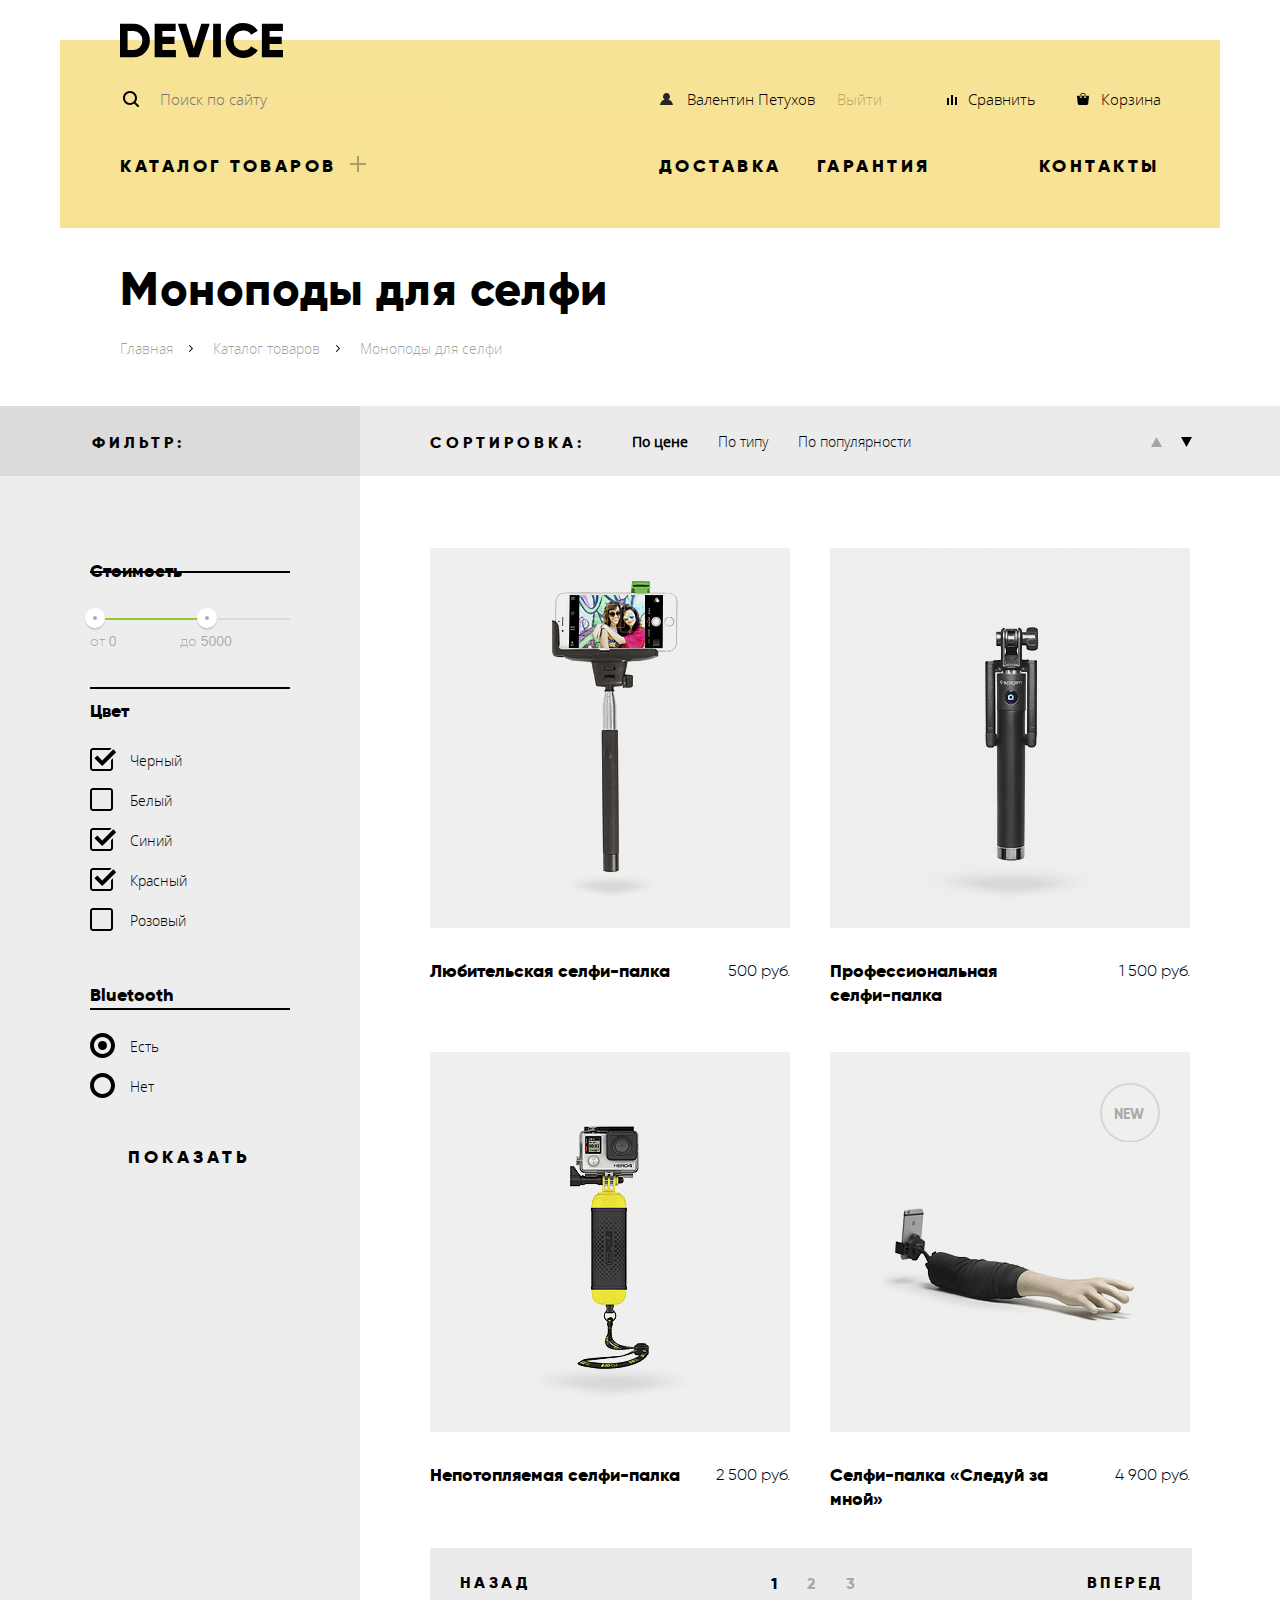
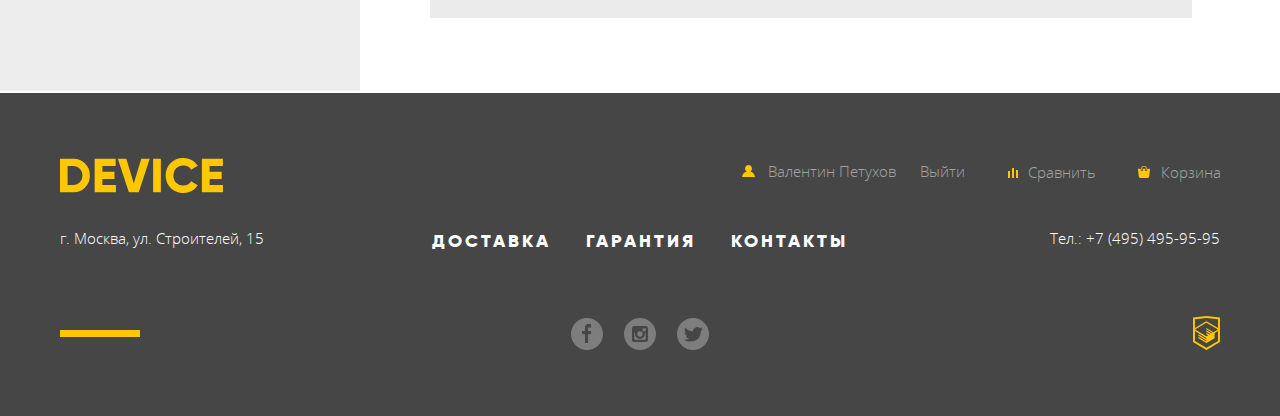
<file: catalog.html>
<!DOCTYPE html>
<html lang="ru">
  <head>
    <meta charset="UTF-8">
    <title>Каталог товаров</title>
    <link rel="stylesheet" href="css/normalize.css">
    <link rel="stylesheet" href="css/style.css">
  </head>
  <body>

    <header class="header">
      <div class="navigation">
        <a class="navigation-logo" href="index.html" >
          <svg xmlns="http://www.w3.org/2000/svg" width="163" height="35" viewBox="0 0 163 35">
            <defs>
                <style>
                    .cls-1{fill-rule:evenodd}
                </style>
            </defs>
            <path d="M-.151.702v33.6h13.532a15.72 15.72 0 0 0 11.72-4.824 16.458 16.458 0 0 0 4.712-11.976 16.458 16.458 0 0 0-4.712-11.976A15.723 15.723 0 0 0 13.381.702H-.151zM7.582 26.91V8.091h5.8a8.646 8.646 0 0 1 6.5 2.568 9.407 9.407 0 0 1 2.489 6.84 9.406 9.406 0 0 1-2.489 6.84 8.642 8.642 0 0 1-6.5 2.568h-5.8zm34.8-5.952h12.082v-7.3H42.378V8.091h13.291V.702H34.645v33.6H55.91V26.91H42.378v-5.952zm36.343 13.344L89.744.702h-8.458l-7.491 24.72L66.304.702h-8.457l11.019 33.6h9.859zm14.4 0h7.733V.702h-7.733v33.6zm38.615-1.416a15.506 15.506 0 0 0 6.041-5.688l-6.67-3.84a7.482 7.482 0 0 1-3.165 3.024 9.87 9.87 0 0 1-4.664 1.1 9.595 9.595 0 0 1-7.177-2.736 9.909 9.909 0 0 1-2.682-7.248 9.909 9.909 0 0 1 2.682-7.248 9.595 9.595 0 0 1 7.177-2.736 9.897 9.897 0 0 1 4.639 1.08 7.592 7.592 0 0 1 3.19 3.048l6.67-3.84a15.873 15.873 0 0 0-6.09-5.688 17.42 17.42 0 0 0-8.409-2.088c-9.779-.272-17.797 7.691-17.591 17.472-.208 9.781 7.809 17.747 17.588 17.476a17.52 17.52 0 0 0 8.458-2.088zm17.881-11.928h12.082v-7.3h-12.085V8.091h13.29V.702h-21.023v33.6h21.265V26.91h-13.532v-5.952z" class="cls-1" data-name="-e-logo"/>
          </svg>
          <p class="visually-hidden">DEVICE</p>
        </a>


        <ul class="navigation-features-list">
          <li class="navigation-features-item search-item">
            <form class="search-form" action="https://search.htmlacademy.ru" method="post">
              <label for="search-field"><svg version="1.1" xmlns="http://www.w3.org/2000/svg" xmlns:xlink="http://www.w3.org/1999/xlink" x="0px" y="0px"
                  width="16px" height="16px" viewBox="0 0 16 16" enable-background="new 0 0 16 16" xml:space="preserve">
                  <path d="M15.7,14.3l-3.104-3.104C13.473,10.023,14,8.576,14,7c0-3.866-3.134-7-7-7S0,3.134,0,7s3.134,7,7,7
                  c1.576,0,3.023-0.527,4.193-1.404L14.3,15.7c0.185,0.184,0.38,0.3,0.7,0.3c0.553,0,1-0.447,1-1C16,14.781,15.945,14.546,15.7,14.3z
                  M2,7c0-2.762,2.238-5,5-5s5,2.238,5,5s-2.238,5-5,5S2,9.762,2,7z"/>
                </svg>
              </label>
              <input class="search-field" type="text" id="search-field" placeholder="Поиск по сайту" name="search">
              <div class="search-button-wrapper">
                <input class="search-button" type="submit" value="Найти">
              </div>
            </form>
          </li>


          <li class="navigation-features-item profile-user-item">
            <a href="profile.html" class="profile-user-name">
              <svg version="1.1" xmlns="http://www.w3.org/2000/svg" xmlns:xlink="http://www.w3.org/1999/xlink" x="0px" y="0px"
                width="13px" height="12px" viewBox="0 0 13 12" enable-background="new 0 0 13 12" xml:space="preserve">
                <path fill="#272525" d="M0.032,12h12.937c-0.163-2.643-2.074-4.837-4.671-5.543C9.306,5.846,9.985,4.75,9.985,3.485
                C9.985,1.561,8.425,0,6.5,0S3.015,1.561,3.015,3.485c0,1.264,0.68,2.361,1.688,2.972C2.106,7.163,0.194,9.357,0.032,12z"/>
              </svg>
              Валентин Петухов
            </a>
          </li>
          <li class="navigation-features-item profile-out-item">
            <a href="#" class="profile-out">
              Выйти
            </a>
          </li>
          <li class="navigation-features-item compare-item">
            <a href="compare.html" class="compare">
              <svg version="1.1" xmlns="http://www.w3.org/2000/svg" xmlns:xlink="http://www.w3.org/1999/xlink" x="0px" y="0px"
                width="10px" height="10px" viewBox="0 0 10 10" enable-background="new 0 0 10 10" xml:space="preserve">
                <rect x="8" y="2" width="1.984" height="8"/>
                <rect y="3" width="1.984" height="7"/>
                <rect x="4" width="2" height="10"/>
              </svg>
              Сравнить
            </a>
          </li>
          <li class="navigation-features-item basket-item">
            <a href="basket.html" class="basket">
              <svg version="1.1" xmlns="http://www.w3.org/2000/svg" xmlns:xlink="http://www.w3.org/1999/xlink" x="0px" y="0px"
                width="12px" height="12px" viewBox="0 0 12 12" enable-background="new 0 0 12 12" xml:space="preserve">
                <g>
                  <path d="M11.864,3.017c-0.082-0.098-0.203-0.154-0.327-0.154H9.225V4.09c0,0.563-0.484,1.022-1.08,1.022
                  c-0.594,0-1.078-0.458-1.078-1.022V2.863H4.909V4.09c0,0.563-0.485,1.022-1.08,1.022c-0.595,0-1.078-0.458-1.078-1.022V2.863H0.438
                  c-0.125,0-0.243,0.056-0.327,0.154C0.028,3.115-0.012,3.245,0.003,3.375l0.776,7.134c0.015,0.806,0.642,1.455,1.411,1.455h7.595
                  c0.77,0,1.396-0.649,1.411-1.455l0.776-7.134C11.987,3.245,11.946,3.115,11.864,3.017z"/>
                  <path d="M3.829,4.499c0.239,0,0.433-0.184,0.433-0.409V1.84c0-0.632,0.672-1.022,1.295-1.022h1.079
                  c0.655,0,1.078,0.401,1.078,1.022v2.25c0,0.225,0.194,0.409,0.431,0.409c0.239,0,0.433-0.184,0.433-0.409V1.84
                  C8.577,0.773,7.761,0,6.636,0H5.557C4.367,0,3.398,0.826,3.398,1.84v2.25C3.398,4.315,3.592,4.499,3.829,4.499z"/>
                </g>
              </svg>
              Корзина
            </a>
          </li>
        </ul>

        <ul class="navigation-services-list navigation-margin-inner">
          <li class="navigation-services-item navigation-catalog-item">
            <a href="#" class="navigation-catalog-ref">
              Каталог товаров
              <svg version="1.1" xmlns="http://www.w3.org/2000/svg" xmlns:xlink="http://www.w3.org/1999/xlink" x="0px" y="0px"
                width="16px" height="16px" viewBox="0 0 16 16" enable-background="new 0 0 16 16" xml:space="preserve">
                <polygon fill="#272525" points="16,7 9,7 9,0 7,0 7,7 0,7 0,9 7,9 7,16 9,16 9,9 16,9 "/>
              </svg>
            </a>
          </li>
          <li class="navigation-services-item delivery-item">
            <a href="delivery.html">
              Доставка
            </a>
          </li>
          <li class="navigation-services-item assurance-item">
            <a href="assurance.html">
              Гарантия
            </a>
          </li>
          <li class="navigation-services-item contacts-item">
            <a href="contacts.html">
              Контакты
            </a>
          </li>
        </ul>
      </div>
    </header>

    <main class="container">
      <div class="container-title-wrapper">
        <h1 class="container-title">Моноподы для селфи</h1>
      </div>
      <div class="breadcrumbs-wrapper">
        <ul class="breadcrumbs-list">
          <li class="breadcrumbs-item item-main">
            <a href="index.html">
              Главная
            </a>
          </li>
          <li class="breadcrumbs-item item-catalog">
            <a href="catalog.html">
              Каталог товаров
            </a>
          </li>
          <li class="breadcrumbs-item item-mono breadcrumbs-current">
            <a>Моноподы для селфи</a>
          </li>
        </ul>
      </div>

      <div class="catalog-wrapper">
        <section class="filters">
          <h2 class="visually-hidden">Фильтры товаров</h2>
          <p class="filters-title-name">Фильтр:</p>
          <div class="filters-wrapper">
            <form action="https://echo.htmlacademy.ru" class="filters-form" method="post">
              <fieldset class="filters-price">
                <legend>Стоимость</legend>
                <div class="filters-cost">
                  <div class="range-control">
                    <div class="scale">
                      <div class="bar"></div>
                      <div class="toggle toggle-min"></div>
                      <div class="toggle toggle-max"></div>
                    </div>
                  </div>
                  <div class="price-control">
                    <label class="min-price">от <input name="min-price" type="text" value="0"></label>
                    <label class="max-price">до <input name="max-price" type="text" value="5000"></label>
                  </div>
                </div>
              </fieldset>

              <fieldset class="filters-color">
                <legend>Цвет</legend>
                <ul class="filters-color-list">
                  <li class="filters-color-item">
                    <input class="visually-hidden" type="checkbox" name="black" id="color-black" checked>
                    <label class="filters-color-checkbox" for="color-black">Черный</label>
                  </li>
                  <li class="filters-color-item">
                    <input class="visually-hidden" type="checkbox" name="white" id="color-white">
                    <label class="filters-color-checkbox" for="color-white">Белый</label>
                  </li>
                  <li class="filters-color-item">
                    <input class="visually-hidden" type="checkbox" name="blue" id="color-blue" checked>
                    <label class="filters-color-checkbox" for="color-blue">Синий</label>
                  </li>
                  <li class="filters-color-item">
                    <input class="visually-hidden" type="checkbox" name="red" id="color-red" checked>
                    <label class="filters-color-checkbox" for="color-red">Красный</label>
                  </li>
                  <li class="filters-color-item">
                    <input class="visually-hidden" type="checkbox" name="pink" id="color-pink">
                    <label class="filters-color-checkbox" for="color-pink">Розовый</label>
                  </li>
                </ul>
              </fieldset>
              <fieldset class="filters-bluetooth">
                <legend>Bluetooth</legend>
                <ul class="filters-bluetooth-list">
                  <li class="filters-bluetooth-item">
                    <input class="visually-hidden" type="radio" name="bluetooth" id="bluetooth-yes" value="Yes" checked>
                    <label class="filters-bluetooth-radio" for="bluetooth-yes">Есть</label>
                  </li>
                  <li class="filters-bluetooth-item">
                    <input class="visually-hidden" type="radio" name="bluetooth" id="bluetooth-no" value="No">
                    <label class="filters-bluetooth-radio" for="bluetooth-no">Нет</label>
                  </li>
                </ul>
              </fieldset>
              <button type="submit" class="filters-button-display">
                Показать
              </button>
           </form>
          </div>
        </section>

        <section class="catalog">
          <h2 class="visually-hidden">Селфи-палки</h2>
          <div class="catalog-title-wrapper">
            <p class="catalog-title-name">Сортировка:</p>
            <ul class="catalog-title-list">
              <li class="catalog-title-item">
                <a class="catalog-current-ref" href="#">По цене</a>
              </li>
              <li class="catalog-title-item">
                <a href="#">По типу</a>
              </li>
              <li class="catalog-title-item">
                <a href="#">По популярности</a>
              </li>
            </ul>
            <ul class="title-sorting-list">
              <li class="title-sorting-item item-ascending">
                <button type="button" class="sorting-button">
                  <svg version="1.1" xmlns="http://www.w3.org/2000/svg" xmlns:xlink="http://www.w3.org/1999/xlink" x="0px" y="0px"
                    width="11px" height="10px" viewBox="0 0 11 10" enable-background="new 0 0 11 10" xml:space="preserve">
                    <polyline fill="#231F20" points="5.5,0 0,10 11,10 "/>
                  </svg>
                </button>
              </li>
              <li class="title-sorting-item item-descending sorting-item-active">
                <button type="button" class="sorting-button">
                  <svg version="1.1" xmlns="http://www.w3.org/2000/svg" xmlns:xlink="http://www.w3.org/1999/xlink" x="0px" y="0px"
                    width="11px" height="10px" viewBox="0 0 11 10" enable-background="new 0 0 11 10" xml:space="preserve">
                    <polyline fill="#231F20" points="5.5,10 0,0 11,0 "/>
                  </svg>
                </button>
              </li>
            </ul>
          </div>

          <ul class="catalog-list">
            <li class="catalog-item">
              <article class="item-article">
                <div class="img-item">
                  <img src="img/item-1.png" width="360" height="380" alt="Любительская селфи-палка">
                  <div class="action">
                    <button type="button" class="buy">В корзину</button>
                    <button type="button" class="bookmark">Добавить к сравнению</button>
                  </div>
                </div>
                <div class="item-article-description">
                  <h3>
                    <a href="item-1.html">Любительская селфи-палка</a>
                  </h3>
                  <span class="item-cost">500 руб.</span>
                </div>
              </article>
            </li>
            <li class="catalog-item">
              <article class="item-article">
                <div class="img-item">
                  <img src="img/item-2.png" width="360" height="380" alt="Профессиональная селфи-палка">
                  <div class="action">
                    <button type="button" class="buy">В корзину</button>
                    <button type="button" class="bookmark">Добавить к сравнению</button>
                  </div>
                </div>
                <div class="item-article-description">
                  <h3>
                    <a href="item-2.html">Профессиональная<br> селфи-палка</a>
                  </h3>
                  <span>1 500 руб.</span>
                </div>
              </article>
            </li>
            <li class="catalog-item">
              <article class="item-article">
                <div class="img-item">
                  <img src="img/item-3.png" width="360" height="380" alt="Непотопляемая селфи-палка">
                  <div class="action">
                    <button type="button" class="buy">В корзину</button>
                    <button type="button" class="bookmark">Добавить к сравнению</button>
                  </div>
                </div>
                <div class="item-article-description">
                  <h3>
                    <a href="item-3.html">Непотопляемая селфи-палка</a>
                  </h3>
                  <span>2 500 руб.</span>
                </div>
              </article>
            </li>
            <li class="catalog-item">
              <article class="item-article new-item">
                <div class="img-item">
                  <img src="img/item-4.png" width="360" height="380" alt="Селфи-палка «Следуй за мной»">
                  <div class="action">
                    <button type="button" class="buy">В корзину</button>
                    <button type="button" class="bookmark">Добавить к сравнению</button>
                  </div>
                </div>
                <div class="item-article-description">
                  <h3>
                    <a href="item-4.html">Селфи-палка «Следуй за<br> мной»</a>
                  </h3>
                  <span>4 900 руб.</span>
                </div>
              </article>
            </li>
          </ul>

          <ul class="catalog-pagination-list">
            <li class="catalog-pagination-item item-backward">
              <a href="#">Назад</a>
            </li>
            <li class="catalog-pagination-item">
              <ul class="pagination-list-numbers">
                <li>1</li>
                <li>
                  <a href="#">2</a>
                </li>
                <li>
                  <a href="#">3</a>
                </li>
              </ul>
            </li>
            <li class="catalog-pagination-item item-forward">
              <a href="#">Вперед</a>
            </li>
          </ul>
        </section>
      </div>
    </main>


    <footer class="footer">
      <div class="footer-wrapper-top">
        <div class="footer-logo">
          <a class="footer-logo-ref" href="#">
            <svg xmlns="http://www.w3.org/2000/svg" width="163" height="35" viewBox="0 0 163 35">
                <defs>
                    <style>
                        .cls-1{fill-rule:evenodd}
                    </style>
                </defs>
                <path d="M-.151.702v33.6h13.532a15.72 15.72 0 0 0 11.72-4.824 16.458 16.458 0 0 0 4.712-11.976 16.458 16.458 0 0 0-4.712-11.976A15.723 15.723 0 0 0 13.381.702H-.151zM7.582 26.91V8.091h5.8a8.646 8.646 0 0 1 6.5 2.568 9.407 9.407 0 0 1 2.489 6.84 9.406 9.406 0 0 1-2.489 6.84 8.642 8.642 0 0 1-6.5 2.568h-5.8zm34.8-5.952h12.082v-7.3H42.378V8.091h13.291V.702H34.645v33.6H55.91V26.91H42.378v-5.952zm36.343 13.344L89.744.702h-8.458l-7.491 24.72L66.304.702h-8.457l11.019 33.6h9.859zm14.4 0h7.733V.702h-7.733v33.6zm38.615-1.416a15.506 15.506 0 0 0 6.041-5.688l-6.67-3.84a7.482 7.482 0 0 1-3.165 3.024 9.87 9.87 0 0 1-4.664 1.1 9.595 9.595 0 0 1-7.177-2.736 9.909 9.909 0 0 1-2.682-7.248 9.909 9.909 0 0 1 2.682-7.248 9.595 9.595 0 0 1 7.177-2.736 9.897 9.897 0 0 1 4.639 1.08 7.592 7.592 0 0 1 3.19 3.048l6.67-3.84a15.873 15.873 0 0 0-6.09-5.688 17.42 17.42 0 0 0-8.409-2.088c-9.779-.272-17.797 7.691-17.591 17.472-.208 9.781 7.809 17.747 17.588 17.476a17.52 17.52 0 0 0 8.458-2.088zm17.881-11.928h12.082v-7.3h-12.085V8.091h13.29V.702h-21.023v33.6h21.265V26.91h-13.532v-5.952z" class="cls-1" data-name="-e-logo"/>
            </svg>
            <h2 class="visually-hidden">DEVICE</h2>
          </a>
        </div>
        <ul class="footer-features-list">
          <li class="footer-features-item footer-profile-item">
            <a class="item-profile-ref" href="profile.html">
              <svg version="1.1" xmlns="http://www.w3.org/2000/svg" xmlns:xlink="http://www.w3.org/1999/xlink" x="0px" y="0px"
                width="13px" height="12px" viewBox="0 0 13 12" enable-background="new 0 0 13 12" xml:space="preserve">
                <path fill="#272525" d="M0.032,12h12.937c-0.163-2.643-2.074-4.837-4.671-5.543C9.306,5.846,9.985,4.75,9.985,3.485
                C9.985,1.561,8.425,0,6.5,0S3.015,1.561,3.015,3.485c0,1.264,0.68,2.361,1.688,2.972C2.106,7.163,0.194,9.357,0.032,12z"/>
              </svg>
              Валентин Петухов
            </a>
          </li>
          <li class="footer-features-item footer-out-item">
            <a class="item-out-ref" href="#">
              Выйти
            </a>
          </li>
          <li class="footer-features-item footer-compare-item">
            <a class="item-comare-ref" href="compare.html">
              <svg version="1.1" xmlns="http://www.w3.org/2000/svg" xmlns:xlink="http://www.w3.org/1999/xlink" x="0px" y="0px"
                width="10px" height="10px" viewBox="0 0 10 10" enable-background="new 0 0 10 10" xml:space="preserve">
                <rect x="8" y="2" width="1.984" height="8"/>
                <rect y="3" width="1.984" height="7"/>
                <rect x="4" width="2" height="10"/>
              </svg>
              Сравнить
            </a>
          </li>
          <li class="footer-features-item footer-basket-item">
            <a class="item-basket-ref" href="basket.html">
              <svg version="1.1" xmlns="http://www.w3.org/2000/svg" xmlns:xlink="http://www.w3.org/1999/xlink" x="0px" y="0px"
                width="12px" height="12px" viewBox="0 0 12 12" enable-background="new 0 0 12 12" xml:space="preserve">
                <g>
                  <path d="M11.864,3.017c-0.082-0.098-0.203-0.154-0.327-0.154H9.225V4.09c0,0.563-0.484,1.022-1.08,1.022
                    c-0.594,0-1.078-0.458-1.078-1.022V2.863H4.909V4.09c0,0.563-0.485,1.022-1.08,1.022c-0.595,0-1.078-0.458-1.078-1.022V2.863H0.438
                    c-0.125,0-0.243,0.056-0.327,0.154C0.028,3.115-0.012,3.245,0.003,3.375l0.776,7.134c0.015,0.806,0.642,1.455,1.411,1.455h7.595
                    c0.77,0,1.396-0.649,1.411-1.455l0.776-7.134C11.987,3.245,11.946,3.115,11.864,3.017z"/>
                  <path d="M3.829,4.499c0.239,0,0.433-0.184,0.433-0.409V1.84c0-0.632,0.672-1.022,1.295-1.022h1.079
                    c0.655,0,1.078,0.401,1.078,1.022v2.25c0,0.225,0.194,0.409,0.431,0.409c0.239,0,0.433-0.184,0.433-0.409V1.84
                    C8.577,0.773,7.761,0,6.636,0H5.557C4.367,0,3.398,0.826,3.398,1.84v2.25C3.398,4.315,3.592,4.499,3.829,4.499z"/>
                </g>
              </svg>
              Корзина
            </a>
          </li>
        </ul>
      </div>

      <div class="footer-wrapper-middle">
        <div class="footer-address">
          <p>
            г. Москва, ул. Строителей, 15
          </p>
        </div>
        <div class="footer-services">
          <ul>
            <li><a href="delivery.html">Доставка</a></li>
            <li><a href="assurance.html">Гарантия</a></li>
            <li><a href="contacts.html">Контакты</a></li>
          </ul>
        </div>
        <div class="footer-telephone">
          <p >
            Тел.: <a href="#">+7 (495) 495-95-95</a>
          </p>
        </div>
      </div>

      <div class="footer-wrapper-bottom">
        <div class="footer-social">
          <ul class="footer-social-list">
            <li class="footer-social-item">
              <h2 class="visually-hidden">Фейсбук</h2>
              <a class="social-button footer-social-facebook" href="#">
                <svg version="1.1" xmlns="http://www.w3.org/2000/svg" xmlns:xlink="http://www.w3.org/1999/xlink" x="0px" y="0px"
                  width="32px" height="32px" viewBox="0 0 32 32" enable-background="new 0 0 32 32" xml:space="preserve">
                  <path fill="#FFFFFF" d="M16,0C7.164,0,0,7.163,0,16s7.164,16,16,16c8.837,0,16-7.164,16-16S24.837,0,16,0z M20.062,9.455h-3.021
                  v3.444h3.021v3.445h-3.021v8.61h-3.021v-8.61H11v-3.445h3.021V9.455c0-1.902,1.353-3.445,3.021-3.445h3.021V9.455z"/>
                </svg>
              </a>
            </li>
            <li  class="footer-social-item">
              <a class="social-button footer-social-instagram" href="#">
                <h2 class="visually-hidden">Инстаграм</h2>
                <svg version="1.1" xmlns="http://www.w3.org/2000/svg" xmlns:xlink="http://www.w3.org/1999/xlink" x="0px" y="0px"
                  width="32px" height="32px" viewBox="0 0 32 32" enable-background="new 0 0 32 32" xml:space="preserve">
                  <g>
                    <path fill="#FFFFFF" d="M20.916,16c0,2.728-2.211,4.938-4.938,4.938S11.039,18.728,11.039,16c0-0.394,0.051-0.773,0.138-1.14
                      h-0.897v6.838h11.396V14.86h-0.897C20.865,15.227,20.916,15.606,20.916,16z"/>
                    <path fill="#FFFFFF" d="M15.978,18.659c1.466,0,2.659-1.193,2.659-2.659s-1.193-2.659-2.659-2.659
                      c-1.466,0-2.659,1.193-2.659,2.659S14.511,18.659,15.978,18.659z"/>
                    <rect x="18.637" y="10.302" fill="#FFFFFF" width="3.039" height="3.039"/>
                    <path fill="#FFFFFF" d="M16,0C7.164,0,0,7.164,0,16c0,8.837,7.164,16,16,16c8.837,0,16-7.163,16-16C32,7.164,24.837,0,16,0z
                       M23.955,21.698c0,1.254-1.025,2.279-2.279,2.279H10.279C9.026,23.978,8,22.952,8,21.698V10.302c0-1.253,1.026-2.279,2.279-2.279
                      h11.396c1.254,0,2.279,1.026,2.279,2.279V21.698z"/>
                  </g>
                </svg>
              </a>
            </li>
            <li  class="footer-social-item">
              <a  class="social-button footer-social-twitter" href="#">
                <h2 class="visually-hidden">Твиттер</h2>
                <svg version="1.1" xmlns="http://www.w3.org/2000/svg" xmlns:xlink="http://www.w3.org/1999/xlink" x="0px" y="0px" width="32px"
                  height="32px" viewBox="0 0 32 32" enable-background="new 0 0 32 32" xml:space="preserve">
                  <g>
                    <path fill="#FFFFFF" d="M16,0C7.164,0,0,7.164,0,16c0,8.837,7.164,16,16,16c8.837,0,16-7.163,16-16C32,7.164,24.837,0,16,0z
                       M23.944,12.809c-0.251,6.516-3.463,10.832-10.992,10.702c-0.14,0-0.205,0-0.233,0c-0.015,0-0.021,0-0.021,0
                      c-0.029,0-0.094,0-0.232,0c-0.447,0-4.543-0.443-5.344-1.823c2.479,0.19,4.247-0.406,5.12-1.136
                      c-1.048-0.289-2.923-0.461-3.251-2.848c0.384,0.104,0.618,0.221,1.299,0.113c-1.307-0.824-2.758-1.519-2.679-3.643
                      c0.311,0.317,1.164,0.518,1.46,0.457c-0.768-0.233-2.149-3.244-0.974-4.781c1.984,1.79,4.075,3.482,7.804,3.643
                      c0.227-2.214,1.24-3.699,3.168-4.325c1.84-0.479,3.255,0.26,3.901,1.138c0.737-0.224,1.453-0.466,2.193-0.685
                      c-0.004,0.833-0.569,1.463-0.935,1.709c0.747,0.165,1.423-0.475,1.423-0.475C25.467,11.818,24.557,12.58,23.944,12.809z"/>
                  </g>
                </svg>
              </a>
            </li>
          </ul>
        </div>
        <div class="footer-copyright">
          <a href="https://htmlacademy.ru" class="button">
            <svg version="1.1" xmlns="http://www.w3.org/2000/svg" xmlns:xlink="http://www.w3.org/1999/xlink" x="0px" y="0px" width="26.943px" height="34.09px" viewBox="0 0 26.943 34.09" enable-background="new 0 0 26.943 34.09" xml:space="preserve">
              <path d="M13.62,0.017L13.472,0L0,1.412v24.661l13.473,8.017l13.43-7.99l0.042-0.025V1.412L13.62,0.017z M25.019,12.127L13.495,5.334 L13.494,5.23l-0.087,0.05l-0.088-0.056v0.109L1.925,12.118V3.147l11.548-1.212l11.547,1.212V12.127z M13.405,6.787L24.923,13.5 l-4.479,2.64l-7.093-4.221l-0.014,1.415l5.904,3.513l-0.86,0.507l-5.03-2.992l-0.014,1.415l3.827,2.275l-0.782,0.523l-3.031-1.787 l-0.014,1.413l1.853,1.091l-1.8,1.081L2.034,13.622L13.405,6.787z M1.925,15.127l11.411,6.791l0.016,1.044L5.41,18.234L5.395,19.65 l7.979,4.795l0.018,1.076l-7.973-4.74l-0.013,1.414l8.021,4.822l0.046,0.025l8.143-4.872l-0.011-5.177l3.415-2.036v10.021 L13.472,31.85L1.925,24.979V15.127z"/>
            </svg>
          </a>
        </div>
      </div>

    </footer>
  </body>
</html>
</file>
<file: css/style.css>
@font-face {
  font-family: "Gilroy";
  src:
    local("Gilroy Light"),
    url("../fonts/gilroylight.woff") format("woff"),
    url("../fonts/gilroylight.woff2") format("woff2");
    font-weight: 400;
}

@font-face {
  font-family: "Gilroy";
  src:
    local("Gilroy ExtraBold"),
    url("../fonts/gilroyextrabold.woff") format("woff"),
    url("../fonts/gilroyextrabold.woff2") format("woff2");
    font-weight: 700;
}

@font-face {
  font-family: "Open Sans";
  src:
    local("Open Sans"),
    url("../fonts/opensans.woff") format("woff"),
    url("../fonts/opensans.woff2") format("woff2");
    font-weight: 400;
}

@font-face {
  font-family: "Open Sans";
  src:
    local("Open Sans Light"),
    url("../fonts/opensanslight.woff") format("woff"),
    url("../fonts/opensanslight.woff2") format("woff2");
    font-weight: 300;
}

.visually-hidden:not(:focus):not(:active),
input[type="checkbox"].visually-hidden,
input[type="radio"].visually-hidden {
  position: absolute;

  width: 1px;
  height: 1px;
  margin: -1px;
  border: 0;
  padding: 0;

  white-space: nowrap;

  clip-path: inset(100%);
  clip: rect(0 0 0 0);
  overflow: hidden;
}

html {
  box-sizing: border-box;
}

*, *::before, *::after {
  box-sizing: inherit;
}

body {
  margin: 0;
  font-family: "Gilroy", "Arial", sans-serif;
  font-weight: 400;
  color: #000000;
}

img {
  max-width: 100%;
  height: auto;
}

a {
  color: rgba(0,0,0,1);
  text-decoration: none;
}

.navigation {
  display: flex;
  flex-direction: column;
  align-items: center;
  width: 1200px;
  padding: 0;
  margin: 0 auto;
}


.navigation-logo {
  position: relative;

  width: 1160px;
  margin: 0;
  padding: 0;
  margin: 0 auto;
  min-height: 40px;
}

.navigation-logo svg {
  position: absolute;
  left: 60px;
  top: 23px;
}

.navigation-features-list {
  display: flex;
  width: 1160px;

  margin: 0;
  padding: 0;
  margin: 0 auto;
  padding-top: 44px;
  margin-bottom: 0px;

  font-family: "Open Sans", "Arial", sans-serif;
  font-weight: 300;
  font-style: normal;
  font-size: 15px;
  line-height: 30px;
  list-style: none;

  background-color: rgba(97%, 89%, 59%, 1);;
}

.navigation-features-list a {
  display: block;
}

.navigation-features-list li {
  position: relative;
}

.navigation-features-list .search-item {
  position: relative;

  width: 540px;
  margin-left: 60px;
  padding-left: 38px;
}

.search-form {
  position: absolute;
  left: 0px;

  width: 440px;
  padding: 0;
  margin: 0;
}

.search-form svg {
  position: absolute;
  left: 3px;
  top: 7px;
}

.search-field {
  width: 300px;
  margin: 0;
  padding: 0;
  margin-left: 40px;

  font-family: "Open Sans", "Arial", sans-serif;
  font-weight: 300;
  font-style: normal;
  font-size: 15px;
  line-height: 30px;

  background-color: #f7e296;
  border: none;
}

.search-button-wrapper {
  display: none;
}

.search-button {
  position: absolute;
  top: -8px;
  right: -2px;

  width: 80px;
  height: 45px;
  padding: 0;
  margin: 0;

  font-family: "Open Sans", "Arial", sans-serif;
  font-weight: 300;
  font-style: normal;
  font-size: 15px;
  line-height: 30px;

  background-color: #f7e296;
  color: black;
  border: 2px solid black;
  cursor: pointer;
}

.search-button-wrapper::after {
  content: "";

  position: absolute;
  bottom: -7px;
  left: 0;

  width: 440px;
  height: 2px;
  background-color: black;
}

.search-form input.search-field:focus + .search-button-wrapper {
  display: block;
}

input.search-button:hover {
  color: white;
  background-color: black;
}

input.search-button:active {
  color: rgba(0,0,0,0.5);
  background-color: black;
}

.navigation-features-list .profile-in-item {
  width: 286px;
  padding-left: 27px;
}

.navigation-features-list .profile-user-item {
  width: 175px;
  padding-left: 27px;
}

.navigation-features-list .profile-out-item {
  width: 111px;
  padding-left: 2px;
}

.navigation-features-list .compare-item {
  width: 130px;
  padding-left: 22px;
}

.navigation-features-list .basket-item {
  padding-left: 25px;
}

.search svg {
  position: absolute;
  left: 3px;
  top:  8px;
}

.profile-in svg,
.profile-user-name svg {
  position: absolute;
  left: 0px;
  top: 9px;
}

.compare svg {
  position: absolute;
  left: 1px;
  top: 11px;
}

.basket svg {
  position: absolute;
  left: 1px;
  top: 9px;
}

.navigation-services-list {
  display: flex;
  margin: 0;
  padding: 0;

  width: 1160px;
  margin: 0 auto;
  padding-top: 38px;


  font-weight: 700;
  font-size: 18px;
  line-height: 24px;
  list-style: none;
  text-transform: uppercase;
  letter-spacing: 3.5px;

  background-color: rgba(247, 226, 150, 1);
}

.navigation-margin-index {
  padding-bottom: 163px;
}

.navigation-margin-inner {
  padding-bottom: 50px;
}

.navigation-services-list li {
  position: relative;
}

.navigation-services-list a {
  display: inline-block;
  vertical-align: middle;
}

.navigation-services-list .navigation-catalog-item {
  margin-left: 60px;
  margin-right: 100px;

  padding-top: 0px;
}

.navigation-services-list .delivery-item {
  width: 160px;
  margin-left: 210px;
  padding-left: 12px;
}
.navigation-services-list .assurance-item {
  width: 220px;
  padding-left: 10px;
}
.navigation-services-list .contacts-item {
  padding-left: 12px;
}

.navigation-catalog-ref svg {
  position: absolute;
  left: 230px;
  top: 4px;
}

.navigation-catalog-item polygon {
  fill: rgba(0, 0, 0, 0.3);
}

.navigation-features-list .profile-out {
  color: rgba(0,0,0,0.3);
}

.navigation-features-list .profile-in:hover,
.navigation-features-list .profile-user-name:hover,
.navigation-features-list .compare:hover,
.navigation-features-list .basket:hover {
  color: rgba(0,0,0,0.5);
}

.navigation-features-list .profile-in:active,
.navigation-features-list .profile-user-name:active,
.navigation-features-list .compare:active,
.navigation-features-list .basket:active {
  color: rgba(0,0,0,0.2);
}

.navigation-catalog-item a:hover,
.delivery-item a:hover,
.assurance-item a:hover,
.contacts-item a:hover {
  color: rgba(0,0,0,0.5);
}

.delivery-item a:active,
.assurance-item a:active,
.contacts-item a:active {
  color: rgba(0,0,0,0.2);
}

a.profile-in:hover path,
a.profile-user-name:hover path,
a.compare:hover svg,
a.basket:hover path {
  fill: rgba(0, 0, 0, 0.6);
}

a.profile-in:active path,
a.profile-user-name:active path,
a.compare:active svg,
a.basket:active path {
  fill: rgba(0, 0, 0, 0.3);
}

li.navigation-catalog-item:hover .container-catalog-menu {
  display: block;
}

.container-catalog-menu {
  position: absolute;
  z-index: 1;
  left: -60px;

  margin: 0 auto;
  padding: 0;
  width: 1160px;
  background-color: rgba(247, 226, 150, 1);

  display: none;
}

.catalog-menu-wrapper {
  position: relative;
  display: flex;
  margin: 0;
  padding: 0;
  margin: 0 auto;
  padding-bottom: 35px;

  background-color: rgba(247, 226, 150, 1);
}

.catalog-menu-list {
  display: flex;
  flex-wrap: wrap;
  align-content: flex-start;
  align-items: flex-start;
  width: 660px;
  margin: 0;
  padding: 0;
  margin-top: 20px;
  margin-left: 60px;

  list-style: none;
  font-family: "Open Sans", "Arial", sans-serif;
  font-weight: 300;
  font-size: 15px;
  line-height: 36px;
  text-transform: none;
  letter-spacing: 0.5px;
  color: rgba(0, 0, 0, 1);
}

.catalog-menu-list li {
  width: 200px;
  margin: 0;
  padding: 0;
  margin-right: 20px;
}

.catalog-menu-list li:nth-child(2),
.catalog-menu-list li:nth-child(5) {
  padding-left: 20px;
}

.catalog-menu-list a {
  display: block;
  margin: 0;
  padding: 0;
}

.catalog-menu-list a:active {
  color: rgba(0, 0, 0, 0.2);
}


.container {
  width: auto;
  margin: 0;
  padding: 0;
  margin: 0 auto;
}

.container-slider {
  position: relative;

  width: 1200px;
  min-height: 480px;
  margin: 0;
  padding: 0;
  margin: 0 auto;
}

.slider-wrapper {
  display: flex;
  min-height: 480px;
  margin: 0;
  padding: 0;
}

.slider-controls {
  position: absolute;
  right: 22px;
  top: 214px;
  z-index: 100;

  width: 110px;
  height: 18px;

  text-align: center;
  font-size: 0;
  transform: translateX(-50%);
}

.slider-controls label {
  position: relative;

  display: inline-block;
  vertical-align: middle;
  width: 13px;
  height: 13px;
  margin-right: 20px;

  border-radius: 50%;
  border: 1px solid black;
  cursor: pointer;
}

#product-1:checked ~ .slider-wrapper #slide1,
#product-2:checked ~ .slider-wrapper #slide2,
#product-3:checked ~ .slider-wrapper #slide3 {
  display: block;
}

#product-1:checked ~ .slider-wrapper label[for="product-1"]::after,
#product-2:checked ~ .slider-wrapper label[for="product-2"]::after,
#product-3:checked ~ .slider-wrapper label[for="product-3"]::after {
  content: "";

  position: absolute;
  top: 3px;
  left: 3px;
  z-index: 1;

  width: 5px;
  height: 5px;

  border: 1px solid black;

  border-radius: 50%;
}


.slider-list {
  width: 1160px;
  min-height: 480px;
  margin: 0;
  padding: 0;
  margin: 0 auto;
}

.slider-item {
  display: none;
}

.slide-pic {
  position: relative;

  width: 560px;
  min-height: 482px;
  margin: 0;
  padding: 0;
  margin-right: 20px;
}

.slide1-pic img {
  position: absolute;
  left: 90px;
  bottom: 107px;
}

.slide2-pic img {
  position: absolute;
  left: 115px;
  bottom: 95px;
}

.slide3-pic img {
  position: absolute;
  left: 31px;
  top: -48px;
}

.slide-details {
  position: relative;

  width: 500px;
  margin: 0;
  padding: 0;
}

.slide-details .slide-white-line {
  position: absolute;
  top: -75px;
  left: 20px;

  width: 100px;
  height: 7px;

  background-color: white;
}

.slide-details .slide-number {
  position: absolute;
  top: -305px;
  right: -32px;

  display: block;

  font-size: 179px;
  line-height: 179px;
  font-weight: 700;
  color: white;
}

.slide-details .slide-tagline {
  position: relative;
  top: -33px;
  left: 20px;

  display: block;
  width: 560px;
  margin: 0;
  padding: 0;

  font-size: 47px;
  line-height: 56px;
  font-weight: 700;
  letter-spacing: 0.6px;
}

.slide-details .slide-add-text {
  position: relative;
  top: -14px;
  left: 20px;

  width: 480px;
  margin: 0;
  padding: 0;
  display: block;

  font-family: "Open Sans", "Arial", sans-serif;
  font-weight: 300;
  font-size: 15px;
  line-height: 30px;
  font-weight: 300;
  letter-spacing: 0.1px;
}

.interactive-elements-wrapper {
  width: 220px;
  margin: 0;
  padding: 0;
  margin-left: 20px;
  margin-top: 28px;
  margin-bottom: 45px;
}


.container-slider-list li {
  margin: 0;
  padding: 0;
  padding-left: 20px;
}

.properties-table-wrapper {
  margin: 0;
  padding: 0;
}

.properties-table {
  margin: 0;
  padding: 0;
  text-align: left;
}

.properties-table td {
  padding-top: 3px;

  font-size: 36px;
  font-weight: 400;
  line-height: 48px;
}

.table-slide1 td {
  width: 140px;

}

.table-slide2 td {
  width: 200px;
}

.table-slide3 td {
  width: 160px;
}

.properties-table th {
  padding-top: 3px;

  font-family: "Open Sans", "Arial", sans-serif;
  font-weight: 300;
  font-size: 13px;
  line-height: 20px;
}

.table-slide1 .first-col {
  padding-left: 18px;
}

.table-slide1 .second-col {
  padding-left: 35px;
}

.table-slide1 .third-col {
  padding-left: 33px;
}

.table-slide2 .first-col {
  padding-left: 18px;
}

.table-slide3 .first-col {
  padding-left: 18px;
}

.table-slide3 .second-col {
  padding-left: 15px;
}

.container-goods li,
.container-services li,
.catalog li {
  font-size: 18px;
  line-height: 24px;
  font-weight: 700;
  list-style: none;
}

.container-goods {
  margin: 0;
  padding: 0;
}

.container-goods-center {
  width: 1200px;
  margin: 0 auto;
  margin-bottom: 181px;
  padding: 0 20px;
}

.container-goods-list {
  display: flex;
  justify-content: space-between;
  width: 100%;
  margin: 0;
  padding: 0;
  min-height: 240px;
}

.container-goods-item {
  width: 160px;
}

.container-goods-item .item-pics {
  width: 160px;
  height: 160px;
  margin: 0;
  padding: 0;

  background-color: #f7e296;
}

.container-goods-item .item-pics:hover {
  background-color: #f0c52e;
}

.item-pics:active path,
.item-pics:active rect,
.item-pics:active circle,
.item-pics:active ellipse {
  fill: rgba(0, 0, 0, 0.2);
}

.item-pics-virtual svg {
  margin-top: 53px;
  margin-left: 31px
}

.item-pics-selfie svg {
  margin-top: 41px;
  margin-left: 38px;
}

.item-pics-cams svg {
  margin-top: 39px;
  margin-left: 48px;
}

.item-pics-bracelet svg {
  margin-top: 50px;
  margin-left: 28px;
}

.item-pics-watch svg {
  margin-top: 33px;
  margin-left: 55px;
}

.item-pics-quadcopters svg {
  margin-top: 50px;
  margin-left: 13px;
}

.container-goods-item p {
  display: inline-block;
  vertical-align: middle;
  margin: 0;
  padding: 0;
  padding-left: 0px;
  padding-top: 33px;
  letter-spacing: 0.5px;
}

.item-pics-bracelet + p,
.item-pics-cams + p,
.item-pics-quadcopters + p {
  letter-spacing: 0px;
}

.container-goods a:active {
  color: rgba(0,0,0,0.2);
}

.container-services {
  z-index: -1;

  width: auto;
  min-height: 288px;
  margin: 0;
  padding: 0;
  margin: 0 auto;
  margin-bottom: 94px;

  background-color: rgba(229, 229, 229, 1);
}

.services-wrapper {
  display: flex;
  width: 1200px;
  margin: 0;
  padding: 0;
  margin: 0 auto;
  padding: 0 20px;
}

.services-wrapper .services-list,
.services-list .services-item {
  margin: 0;
  padding: 0;
}


.services-list {
  position: relative;
  z-index: 0;

  width: 280px;
  margin-right: 20px;
}

.services-list::after {
  content: "";

  position: absolute;
  top: -100px;
  left: 277px;

  width: 7px;
  height: 320px;

  background-color: black;
}

.services-item {
  position: relative;
}

.services-item .button {
  display: inline-block;
  vertical-align: middle;
  width: 160px;
  height: 40px;
  margin: 0;
  padding: 8px 0;
}

.services-item1 label {
  position: relative;
  top: -20px;
}

.services-item2 label {
  position: relative;
  top: 6px;
}

.services-item3 label {
  position: relative;
  top: 30px;
}

.services-delivery-content,
.services-warranty-content,
.services-credit-content {
  position: absolute;
  left: 400px;
  top: -25px;

  margin: 0;
  padding: 0;

  display: none;
}

.services-warranty-content {
  top: -65px;
}

.services-credit-content {
  top: -105px
}

.services-delivery-content .service-delivery-wrapper,
.services-warranty-content .service-warranty-wrapper,
.services-credit-content .service-credit-wrapper {
  display: flex;
  width: 760px;
  margin: 0;
  padding: 0;
}

.service-delivery-wrapper .service-description,
.service-warranty-wrapper .service-description,
.service-credit-wrapper .service-description {
  position: relative;

  width: 460px;
  margin: 0;
  padding: 0;
}

.service-description .service-headline {
  margin: 0;
  padding: 0;
  margin-bottom: 30px;

  font-size: 47px;
  line-height: 48px;
  font-weight: 700;
  letter-spacing: 1px;
}

.service-description .service-tagline {
  font-family: "Open Sans", "Arial", sans-serif;
  font-weight: 300;
  font-size: 15px;
  line-height: 30px;
  letter-spacing: 0.3px;
}

.service-image1 img {
  margin: 0;
  padding: 0;
  padding-left: 98px;
  padding-top: 11px;
}

.service-image2 img {
  position: relative;
  top: -12px;
  left: 83px;
}

.service-image3 img {
  position: relative;
  top: -14px;
  left: 73px;
}


#service-1:checked ~ .services-list #slider2-slide1,
#service-2:checked ~ .services-list #slider2-slide2,
#service-3:checked ~ .services-list #slider2-slide3 {
  display: block;
}

#service-1:checked ~ .services-list label[for="service-1"] {
  content: "";

  width: 280px;
  margin-right: 100px;
  padding-left: 15px;

  font-size: 18px;
  line-height: 24px;
  font-weight: 700;
  letter-spacing: 4px;
  text-align: left;

  color: rgba(94%, 85%, 50%, 1);
  background-color: rgba(0%, 0%, 0%, 1);
}

#service-2:checked ~ .services-list label[for="service-2"] {
  content: "";

  width: 280px;
  margin-right: 100px;
  padding-left: 22px;

  font-size: 18px;
  line-height: 24px;
  font-weight: 700;
  letter-spacing: 4px;
  text-align: left;

  color: rgba(94%, 85%, 50%, 1);
  background-color: rgba(0%, 0%, 0%, 1);
}

#service-3:checked ~ .services-list label[for="service-3"] {
  content: "";

  width: 280px;
  margin-right: 100px;
  padding-left: 35px;

  font-size: 18px;
  line-height: 24px;
  font-weight: 700;
  letter-spacing: 4px;
  text-align: left;

  color: rgba(94%, 85%, 50%, 1);
  background-color: rgba(0%, 0%, 0%, 1);
}

.container-suppliers li {
  list-style: none;
}

.container-suppliers {
  margin: 0;
  padding: 0;

  width: 1160px;
  min-height: 100px;
  margin: 0px auto;
  margin-bottom: 90px;
}

.suppliers-list {
  display: flex;
  margin: 0;
  padding: 0;
}

.suppliers-list li:nth-child(1),
.suppliers-list li:nth-child(2) {
  padding-right: 40px;
}

.suppliers-list li:nth-child(3) {
  padding-right: 38px;
}

.suppliers-item a {
  position: relative;
  display: block;
}

.suppliers-item img {
  -webkit-filter: grayscale(1);
          filter: grayscale(1);
}

.suppliers-item .image-wrap::after {
  content: "";

  position: absolute;
  top: 0;
  left: 0;

  display: block;
  width: 260px;
  height: 100px;
  background-color: rgba(255,255,255,0.7);
}

.suppliers-item a:hover img {
  -webkit-filter: grayscale(0);
          filter: grayscale(0);
}

.suppliers-item a:hover .image-wrap::after {
  background-color: rgba(255,255,255,0);
}

.container-info h2,
.container-contacts h2 {
  font-size: 47px;
  line-height: 48px;
  font-weight: 700;
}

.container-info p,
.container-contacts p {
  font-size: 15px;
  line-height: 30px;
  color: rgba(32%, 32%, 32%, 1);
}

.container-info li {
  font-size: 16px;
  line-height: 40px;
  font-weight: 700;
  list-style-type: circle;
}

.info-wrapper {
  display: flex;
  justify-content: space-between;
  width: 1200px;
  min-height: 560px;
  margin: 0;
  padding: 0 20px;
  margin: 0 auto;
  margin-bottom: 74px;
}

.container-info {
  margin: 0;
  padding: 0;
  width: 560px;
}

.info-black-line {
  position: relative;

  width: 80px;
  height: 7px;
  background-color: rgba(0, 0, 0, 1);
}

.container-info h2 {
  padding-top: 5px;
}

.container-info p:nth-of-type(1) {
  padding-top: 5px;
  margin-right: 100px;
  margin-bottom: 30px;

  letter-spacing: 0.1px;
}

.container-info p:nth-of-type(2) {
  padding-top: 0px;
  margin-right: 80px;
  margin-bottom: 65px;

  letter-spacing: 0px;
}

.container-info-list {
  margin: 0;
  padding: 0;
  margin-bottom: 54px;
}

.container-info-list li {
  position: relative;

  margin: 0;
  padding: 0;
  padding-left: 35px;

  list-style: none;
}

.container-info-list li:nth-child(1)::before,
.container-info-list li:nth-child(2)::before,
.container-info-list li:nth-child(3)::before {
  content: "";

  position: absolute;
  top: 17px;
  left: 2px;

  width: 8px;
  height: 8px;

  border: 2px solid rgba(0%, 0%, 0%, 0.07);
  border-radius: 50%;
}

.container-info a,
.container-contacts > a {
  display: inline-block;
  vertical-align: middle;
  width: 260px;
  margin: 0px;
  padding: 8px 0;
}

.container-contacts .map-link {
  margin: 0;
  padding: 0;
}

.info-wrapper .container-contacts {
  width: 560px;
  margin: 0;
  padding: 0;
}

.container-contacts h2 {
  padding-top: 5px;
}

.container-contacts p:nth-of-type(1) {
  padding-top: 5px;
  margin-right: 30px;
  margin-bottom: 38px;

  letter-spacing: 0.1px;
}

.container-contacts p:nth-of-type(2) {
  display: block;
  margin: 0;
  padding: 0;
  margin-bottom: 60px;
}

.container-contacts .write-us-link {
  margin-bottom: 7px;
}

.container-title-wrapper {
  width: 1200px;
  margin: 0;
  padding: 0;
  margin: 0 auto;
  margin-top: 31px;
  margin-bottom: 24px;
}

.container-title {
  display: block;

  width: 560px;
  margin: 0;
  padding: 0;
  margin-left: 80px;
  padding-top: 6px;

  font-size: 47px;
  line-height: 48px;
  font-weight: 700;
  letter-spacing: 0.6px;
}

.breadcrumbs-wrapper {
  width: 1160px;
  margin: 0 auto;
  padding: 0;
  margin-bottom: 45px;
}

.breadcrumbs-list {
  display: flex;
  margin: 0px;
  padding: 0px;
  margin-left: 60px;
  padding-top: 0px;

  font-family: "Open Sans", "Arial", sans-serif;
  font-weight: 300;
  font-size: 14px;
  line-height: 24px;
  list-style: none;
}

.breadcrumbs-item {
  position: relative;

  margin: 0px;
  padding: 0px;
  margin-right: 40px;
}

.breadcrumbs-item a {
  color: rgba(0, 0, 0, 0.4);
}

.breadcrumbs-list a::after {
  content: "";

  position: absolute;
  right: -23px;
  top: 25%;

  width: 10px;
  height: 50%;

  background-image: url("../img/nav-arrow.svg");
  background-repeat: no-repeat;
  background-position: 50% 50%;
}

.breadcrumbs-list li:last-child::after {
  content: "";

  position: absolute;

  right: -23px;
  top: 25%;

  width: 10px;
  height: 50%;
  background-color: white;
}

.breadcrumbs-list li:not(:last-child) a:hover {
  color: rgba(0, 0, 0, 0.7);
}

.breadcrumbs-list li:not(:last-child) a:active {
  color: rgba(0, 0, 0, 0.2);
}

.catalog-wrapper {
  display: flex;

  margin: 0 auto;
  padding: 0px;
  min-height: 1287px;
}

.filters {
  flex-grow: 3;
  margin: 0px;
  padding: 0px;
}

.catalog {
  flex-grow: 2.5;
  margin: 0px;
  padding: 0px;
}

.filters-title-name,
.catalog-title-name {
  font-size: 16px;
  line-height: 24px;
  font-weight: 700;
  text-transform: uppercase;
  letter-spacing: 4px;
}

.filters-title-name {
  margin: 0;
  padding-top: 25px;
  padding-bottom: 21px;

  text-align: right;
  padding-right: 175px;

  background-color: rgba(86%, 86%, 86%, 1);
}

.filters-price legend,
.filters-color legend,
.filters-bluetooth legend {
  font-size: 18px;
  line-height: 24px;
  font-weight: 700;
}

.filters-form ul {
  list-style: none;
}

.filters-color-checkbox,
.filters-bluetooth-radio {
  font-family: "Open Sans", "Arial", sans-serif;
  font-weight: 300;
  font-size: 14px;
  line-height: 40px;
  color: rgba(0, 0, 0, 1);
}

.filters-wrapper {
  z-index: -10;

  display: block;
  margin: 0;
  padding: 0;

  background-color: rgba(93%, 93%, 93%, 1);
}

.filters-form {
  display: flex;
  flex-direction: column;
  align-items: flex-end;
  justify-content: flex-end;

  margin: 0;
  padding: 0;
  padding-left: 10px;
}

.filters-form .filters-price {
  position: relative;

  width: 200px;
  margin: 0;
  padding: 0;

  margin-top: 83px;
  margin-right: 70px;

  border: none;
}

.filters-cost .range-control {
  position: relative;

  height: 45px;
  padding-top: 35px;
}

.range-control .scale {
  height: 2px;

  background: rgba(86%, 86%, 86%, 1);
}

.range-control .bar {
  width: 60%;
  height: 2px;

  background: rgba(57%, 79%, 18%, 1);
}

.range-control .toggle {
  position: absolute;
  top: 25px;
  left: 0;

  display: block;
  width: 1px;
  height: 1px;
  padding: 2px;

  background-color: #ababab;
  box-shadow: 0 2px 1px 0 #cfcfcf;
  border: 8px solid #ffffff;
  border-radius: 50%;
  cursor: pointer;
}

.range-control .toggle-min {
  left: -5px;
}

.range-control .toggle-max {
  left: 107px;
}

.filters-cost .price-control {
  margin: 0;
  padding: 0;

  font-size: 0;
}

.price-control label {
  display: inline-block;
  vertical-align: middle;
  width: 45%;

  margin: 0;
  padding: 0;
  padding-top: 5px;
  margin-bottom: 40px;

  font-size: 14px;
  color: rgba(0,0,0,0.3);
}

.price-control input {
  width: 50px;

  margin: 0;
  padding: 0;

  font-size: 14px;
  text-align: left;
  color: rgba(0,0,0,0.3);

  border: none;
  background: rgba(93%, 93%, 93%, 1);
}

.filters-form .filters-price::before {
  content: "";

  position: absolute;
  top: -12px;
  left: 0px;

  width: 200px;
  height: 2px;

  background-color: black;
}

.filters-form .filters-cost::after {
  content: "";

  position: absolute;
  bottom: 0px;
  left: 0px;

  width: 200px;
  height: 2px;

  background-color: black;
}

.filters-form .filters-color {
  width: 200px;
  margin: 0;
  padding: 0;
  margin-top: 10px;
  margin-bottom: 30px;
  margin-right: 70px;
  border: none;
}

.filters-color legend {
  margin: 0;
  padding: 0;
}

.filters-color .filters-color-list {
  position: relative;

  margin: 0;
  padding: 0;
  padding-top: 18px;

}

.filters-color-list .filters-color-item {
  position: relative;

  margin: 0;
  padding: 0;
}

.filters-color-item label {
  margin-left: 40px;
}

.filters-color-item input:not(:checked) + label::before {
  content: "";

  position: absolute;
  left: 0px;
  top: 7px;

  width: 100%;
  height: 100%;
  background-image: url("../img/checkbox-off.svg");
  background-repeat: no-repeat;
}

.filters-color-item input:checked + label::before {
  content: "";

  position: absolute;
  left: 0px;
  top: 7px;

  width: 100%;
  height: 100%;
  background-image: url("../img/checkbox-on.svg");
  background-repeat: no-repeat;
}

.filters-color-item input:not(:checked) + label:hover::before,
.filters-color-item input:checked + label:hover::before {
  opacity: 0.5;
}

.filters-color-item label:hover {
  color: rgba(0,0,0,0.5);
}

.filters-color-item input:not(:checked) + label:active::before {
  background-image: url("../img/checkbox-on.svg");
  background-repeat: no-repeat;
  opacity: 1;
}

.filters-color-item input:checked + label:active::before {
  background-image: url("../img/checkbox-off.svg");
  background-repeat: no-repeat;
  opacity: 0.3;
}

.filters-color-item label:active {
  color: rgba(0,0,0,1);
}

.filters-color-item input:disabled + label::before {
  background-image: url("../img/checkbox-on.svg");
  background-repeat: no-repeat;
  opacity: 0.2;
}

.filters-color-item input:disabled + label {
  color: rgba(0,0,0,0.3);
}

.filters-bluetooth {
  position: relative;
  margin: 0;
  padding: 0;

  width: 200px;
  margin-bottom: 20px;
  margin-right: 70px;

  border: none;
}

.filters-bluetooth::before {
  content: "";

  position: absolute;
  top: 1px;
  left: 0px;

  width: 200px;
  height: 2px;

  background-color: black;
}

.filters-bluetooth legend {
  padding-top: 12px;
}

.filters-bluetooth-list {
  margin: 0;
  padding: 0;
  padding-top: 20px;
}

.filters-bluetooth-item {
  position: relative;

  margin: 0;
  padding: 0;
}

.filters-bluetooth-item label {
  margin-left: 40px;
}

.filters-bluetooth-item input:not(:checked) + label::before {
  content: "";

  position: absolute;
  left: 0px;
  top: 6px;

  width: 100%;
  height: 100%;
  background-image: url("../img/radio-off.svg");
  background-repeat: no-repeat;
}

.filters-bluetooth-item input:checked + label::before {
  content: "";

  position: absolute;
  left: 0px;
  top: 6px;

  width: 100%;
  height: 100%;
  background-image: url("../img/radio-on.svg");
  background-repeat: no-repeat;
}

.filters-bluetooth-item input:not(:checked) + label:hover::before,
.filters-bluetooth-item input:checked + label:hover::before {
  opacity: 0.5;
}

.filters-bluetooth-item label:hover {
  color: rgba(0,0,0,0.5);
}

.filters-bluetooth-item input:not(:checked) + label:active::before {
  background-image: url("../img/radio-on.svg");
  background-repeat: no-repeat;
  opacity: 1.0;
}

.filters-bluetooth-item input:disabled + label::before {
  opacity: 0.2;
}

.filters-bluetooth-item input:disabled + label {
  color: rgba(0,0,0,0.3);
}

.filters-button-display {

  width: 200px;
  height: 40px;
  margin-right: 70px;
  margin-top: 10px;
  margin-bottom: 514px;
  padding: 0;
  border: none;
  font: inherit;
  color: inherit;
  background-color: transparent;
  cursor: pointer;
}

.catalog-title-wrapper {
  display: flex;
  margin: 0;
  padding: 0;
  margin-bottom: 70px;

  background-color: rgba(92%, 92%, 92%, 1);
}

.catalog-title-name {
  width: 272px;
  margin: 0;
  padding: 25px 0 21px 23px;
  text-align: center;
  letter-spacing: 4px;
}

.catalog-title-list {
  display: flex;
  align-items: center;
  width: 400px;
  margin: 0;
  padding: 0;
}

.catalog-title-item a {
  margin-right: 30px;

  font-family: "Open Sans", "Arial", sans-serif;
  font-weight: 300;
  font-size: 14px;
  line-height: 18px;
  color: rgba(0, 0, 0, 1);
}

.catalog-title-list .catalog-current-ref {
  font-weight: 700;
}

.catalog-title-item:hover a:not(.catalog-current-ref) {
  color: rgba(0, 0, 0, 0.7);
}

.catalog-title-item:active a:not(.catalog-current-ref) {
  color: rgba(0, 0, 0, 0.3);
}

.title-sorting-list {
  display: flex;
  justify-content: flex-end;
  align-items: center;
  width: 160px;
  margin: 0;
  padding: 0;
}

.title-sorting-item {
  margin-left: 19px;
}

.title-sorting-item polyline {
  fill: rgba(0, 0, 0, 0.3);
}

.sorting-item-active polyline {
  fill: rgba(0, 0, 0, 1.0);
}

.title-sorting-item button {
  padding: 0;
  border: none;
  font: inherit;
  color: inherit;
  background-color: transparent;
  cursor: pointer;
}

.title-sorting-item button:hover polyline {
  fill: rgba(0, 0, 0, 0.7);
}

.title-sorting-item button:active polyline {
  fill: rgba(0, 0, 0, 1.0);
}

.catalog-list {
  display: flex;
  flex-wrap: wrap;
  width: 854px;
  margin: 0;
  padding: 0;
  padding-left: 50px;
  padding-top: 2px;
}

.catalog-item {
  width: 360px;
  padding: 0;

  margin-top: 0;
  margin-right: 20px;
  margin-bottom: 45px;
  margin-left: 20px;
}

.item-article {
  position: relative;
}

.new-item::after {
  content: "New";

  position: absolute;
  top: 30px;
  right: 30px;

  width: 60px;
  height: 60px;

  display: block;
  margin: 0;
  padding: 0;
  padding-top: 21px;
  padding-left: 14px;
  font-size: 14px;
  line-height: 24px;
  text-transform: uppercase;
  color: rgba(0,0,0,0.3);

  background-image: url("../img/Shape-2.png");
  background-repeat: no-repeat;
  background-position: 0px 0px;
}

.item-article > .img-item {
  position: relative;
  display: block;
}

.action {
  position: absolute;
  top: 50%;
  left: 50%;

  display: none;
}


.action .buy {
  position: relative;

  width: 200px;
  height: 40px;

  padding: 0;
  border: none;
  font: inherit;
  color: inherit;
  background-color: transparent;
  cursor: pointer;

  transform: translate(-50%, -50%);
}

.action .bookmark {
  position: relative;
  -webkit-transform: translate(-50%, -50%);
      -ms-transform: translate(-50%, -50%);
          transform: translate(-50%, -50%);

  margin: 0;
  padding: 0;

  padding: 0;
  border: none;
  font: inherit;

  font-family: "Open Sans", "Arial", sans-serif;
  font-weight: 300;
  font-size: 13px;
  line-height: 36px;
  color: rgba(0, 0, 0, 0.5);

  background-color: transparent;

  cursor: pointer;
}

.action .bookmark:hover {
  color: rgba(0, 0, 0, 1);
}

.action .bookmark:active {
  color: rgba(0, 0, 0, 0.3);
}

.img-item:hover .action {
  display: block;
  z-index: 100;
}

.item-article > .img-item:hover img {
  opacity: 0.3;
}

.item-article-description {
  display: flex;
  justify-content: space-between;
  margin: 0;
  padding: 0;
  padding-top: 25px;
}

.item-article-description h3 {
  display: block;
  margin: 0;
  padding: 0;

  font-size: 18px;
  line-height: 24px;
  font-weight: 700;
}

.item-article-description span {
  font-size: 16px;
  line-height: 24px;
  font-weight: 300;
}

.catalog-pagination-list {
  position: relative;
  left: 70px;
  top: -8px;

  display: flex;
  justify-content: space-between;
  align-items: center;
  width: 762px;
  height: 70px;
  margin: 0;
  padding: 0;


  background-color: rgba(92%, 92%, 92%, 1);
}

.catalog-pagination-list li {
  margin: 0;
  padding: 0;

  font-size: 16px;
  line-height: 24px;
  text-transform: uppercase;
  letter-spacing: 3.5px;

}

.catalog-pagination-item > a {
  display: inline-block;
  vertical-align: middle;
}

.item-backward > a {
  padding-top: 23px;
  padding-bottom: 23px;
  padding-left: 30px;
  padding-right: 30px;
}

.item-forward > a {
  padding: 23px 28px;
}

 .catalog-pagination-item .pagination-list-numbers {
  display: flex;
  justify-content: space-between;
  width: 87px;
  margin: 0;
  padding: 0;
  margin-left: 11px;
  margin-top: 3px;
}

.pagination-list-numbers a {
  color: rgba(0,0,0,0.3);
}

.pagination-list-numbers a:hover {
  color: rgba(0,0,0,0.5);
}

.pagination-list-numbers a:active {
  color: rgba(0,0,0,1);
}

.item-backward > a:hover,
.item-forward > a:hover {
  background-color: #d9d9d9;
}

.item-backward > a:active,
.item-forward > a:active {
  color: rgba(0,0,0,0.3);
}

.interactive-elements-wrapper,
.container-info a.button,
.container-contacts a.button,
.services-item .button,
.filters-button-display,
.modal-form-button-send,
.action .buy {
  position: relative;
  display: inline-block;
  vertical-align: middle;

  font-size: 18px;
  line-height: 24px;
  font-weight: 700;
  text-decoration: none;
  text-transform: uppercase;
  text-align: center;
  letter-spacing: 4px;
}

.interactive-elements-wrapper a {
  display: inline-block;
  vertical-align: middle;
  width: inherit;
  margin: 0;
  padding: 8px 0;
}

.interactive-elements-wrapper a::before,
.container-info > a::before,
.container-contacts > a::before,
.services-item .button::before,
.filters-button-display::before,
.modal-form-button-send::before,
.action .buy::before {
  content: "";

  position: absolute;
  top: 40%;
  left: 0;
  z-index: -1;

  width: 100%;
  height: 20%;
  background-color: rgba(94%, 77%, 18%, 1);
}

.interactive-elements-wrapper a:hover,
.container-info a:hover,
.container-contacts > a:hover,
.services-item .button:hover,
.filters-button-display:hover,
.modal-form-button-send:hover,
.action .buy:hover {
  content: "";

  background-color: rgba(94%, 77%, 18%, 1);
}

.interactive-elements-wrapper a:active,
.container-info a:active,
.container-contacts > a:active,
.filters-button-display:active,
.action .buy:active {
  content: "";

  background-color: rgba(94%, 77%, 18%, 1);
  color: rgba(0,0,0,0.2);
}

.services-item .button:active {
  content: "";

  background-color: rgba(0%, 0%, 0%, 1);
  width: 280px;
  margin-right: 100px;

  font-size: 18px;
  line-height: 24px;
  font-weight: 700;
  letter-spacing: 4px;

  text-align: left;
  color: rgba(94%, 85%, 50%, 1);
}

.services-item1 .button:active {
  content: "";

  padding-left: 15px;
}

.services-item2 .button:active {
  content: "";

  padding-left: 22px;
}

.services-item3 .button:active {
  content: "";

  padding-left: 35px;
}

.footer {
  width: auto;
  min-width: 1200px;
  min-height: 323px;
  margin: 0 auto;
  padding-top: 65px;
  padding-left: 20px;
  padding-right: 20px;

  background-color: rgba(70, 70, 70, 1);
}

.footer-wrapper-top {
  display: flex;
  justify-content: space-between;
  width: 1200px;
  margin: 0 auto;
  padding: 0px;
  padding-left: 10px;
  padding-right: 10px;
  margin-bottom: 11px;
}

.footer-logo {
  width: 200px;
  padding-left: 10px;
}

.footer-features-list {
  display: flex;

  font-family: "Open Sans", "Arial", sans-serif;
  font-weight: 300;
  font-style: normal;
  font-size: 15px;
  /*line-height: 36px;*/
  list-style: none;
  list-style: none;
}

.footer-features-list,
.footer-features-list li {
  margin: 0;
  padding: 0;
}

.footer-features-list li {
  position: relative;
}

.footer-features-item a {
  display: block;
}

.footer-features-list .footer-inlet-item {
  width: 120px;
  padding-left: 52px;
  padding-top: 6px;
}

.footer-features-list .footer-profile-item {
  width: 180px;
  padding-left: 48px;
  padding-top: 5px;
}

.footer-features-list .footer-out-item {
  width: 90px;
  padding-left: 20px;
  padding-top: 5px;
}

.footer-features-list .footer-compare-item {
  width: 130px;
  padding-left: 38px;
  padding-top: 6px;
}

.footer-features-list .footer-basket-item {
  width: 110px;
  padding-left: 41px;
  padding-top: 6px;
}

.footer-inlet-item svg {
  position: absolute;
  left: 25px;
  top: 8px;
}

.footer-profile-item svg {
  position: absolute;
  left: 22px;
  top: 7px;
}

.footer-compare-item svg {
  position: absolute;
  left: 18px;
  top: 10px;
}

.footer-basket-item svg {
  position: absolute;
  left: 18px;
  top: 8px;
}

.footer-logo path,
.footer-inlet-item path,
.footer-compare-item svg,
.footer-basket-item path,
.footer-profile-item path {
  fill: rgba(100%, 78%, 0%, 1);
}

a.footer-logo-ref:hover path,
a.item-inlet-ref:hover path,
a.item-profile-ref:hover path,
a.item-comare-ref:hover svg,
a.item-basket-ref:hover path {
  fill: rgba(100%, 78%, 0%, 0.6);
}

a.footer-logo-ref:active path,
a.item-inlet-ref:active path,
a.item-profile-ref:active path,
a.item-comare-ref:active svg,
a.item-basket-ref:active path {
  fill: rgba(100%, 78%, 0%, 0.3);
}

.footer-wrapper-middle {
  display: flex;
  justify-content: space-between;
  width: 1200px;
  margin: 0 auto;
  padding: 0px;
  padding-left: 10px;
  padding-right: 10px;
  margin-bottom: 40px;
}

.footer-address {
  width: 280px;
  padding-left: 10px;
}

.footer-services {
  width: 540px;
}

.footer-services ul {
  display: flex;
  justify-content: space-around;
  padding: 0;
  margin: 0;
  margin-left: 45px;
  margin-right: 45px;
  margin-top: 21px;

  list-style: none;
}

.footer-services li {
  padding: 0;
  margin: 0;
}

.footer-address p,
.footer-telephone a,
.footer-telephone {
  font-family: "Open Sans", "Arial", sans-serif;
  font-weight: 300;
  font-size: 15px;
  line-height: 30px;
  font-style: normal;
  color: #ffffff;
}

.footer-social ul {
  list-style: none;
}

.footer-services a {
  font-weight: 700;
  font-size: 18px;
  line-height: 24px;
  text-transform: uppercase;
  letter-spacing: 3px;
  color: rgba(255, 255, 255, 1.0);
}

.footer-features-list .footer-out {
  color: rgba(255, 255, 255, 0.3);
}

.footer-services a:hover {
  color: rgba(255, 255, 255, 0.5);
}

.footer-features-list a {
  color: rgba(255, 255, 255, 0.5);
}

.footer-features-list a:hover {
  color: rgba(255, 255, 255, 1.0);
}

.footer-services a:active,
.footer-features-list a:active {
  color: rgba(255, 255, 255, 0.2);
}

.footer-telephone {
  width: 280px;
  padding-right: 10px;

  text-align: right;
}

.footer-wrapper-bottom {
  position: relative;

  width: 1160px;
  padding: 0px;
  margin: 0 auto;
}


.footer-social {
  display: flex;
  flex-wrap: nowrap;
  justify-content: flex-start;
  padding: 0px;
  margin: 0 auto;
}

.footer-social::before {
  position: relative;
  top: 22px;
  left: 0px;

  width: 80px;
  height: 7px;
  margin-right: 420px;

  background-color: rgba(100%, 78%, 0%, 1);

  content: "";
}

.footer-social-list {
  display: flex;
  justify-content: space-around;
  width: 160px;
  margin: 0;
  padding: 0;
  padding-top: 10px;
}

.footer-social-item path,
.footer-social-item rect {
  fill: rgba(100%, 100%, 100%, 0.3);
}

.footer-social-item:hover path,
.footer-social-item:hover rect {
  fill: rgba(100%, 100%, 100%, 0.6);
}

.footer-social-item:active path,
.footer-social-item:active rect {
  fill: rgba(100%, 100%, 100%, 0.1);
}

.footer-copyright {
  width: 80px;
}

.footer-copyright path {
  fill: rgba(100%, 78%, 0%, 1);
}

.footer-copyright svg {
  position: absolute;
  right: 0px;
  top: 8px;
}

.footer-copyright:hover path {
  fill: rgba(100%, 78%, 0%, 0.6);
}

.footer-copyright:active path {
  fill: rgba(100%, 78%, 0%, 0.3);
}

.modal {
  position: fixed;
  left: 50%;
  top: 50%;
  transform: translate(-50%, -50%);
  z-index: 100;

  box-shadow: 0 10px 20px 0 grey;

  background-color: white;
}

.modal-write-us {

  display: none;

  width: 960px;
  min-height: 200px;
}

.modal-write-us-show {
  display: block;
}


button.modal-close img {
  position: absolute;
  right: 20px;
  top: 20px;

  opacity: 0.5;
}

button.modal-close img:hover {
  opacity: 1;
}

button.modal-close img:active {
  opacity: 0.2;
}

.modal-form label {
  font-size: 18px;
  line-height: 24px;
  font-weight: 700;
}

.modal-form input,
.modal-form textarea {
  background-color: #f2f2f2;
}

.modal-form input:hover,
.modal-form textarea:hover {
  background-color: #ebebeb;
}

.modal-form input:focus,
.modal-form textarea:focus {
  background-color: white;
  color: black;
}

.modal-form input:invalid {
  background-color: #f6dada;
}

.modal-user-privat-data {
  display: flex;
  justify-content: space-between;
  width: 760px;
  margin: 0;
  margin-left: 100px;
  margin-top: 96px;
  padding: 0;
}

.modal-user-privat-data .privat-data-name,
.modal-user-privat-data .privat-data-email {
  width: 360px;
}

.modal-form-user-name,
.user-email,
.privat-data-name input,
.privat-data-email input {
  display: block;
  margin: 0;
  padding: 0;
  width: 360px;
}

.privat-data-name input,
.privat-data-email input {
  min-height: 50px;
  margin-top: 5px;
  margin-bottom: 30px;
  padding-left: 20px;

  font-family: "Open Sans", "Arial", sans-serif;
  font-weight: 300;
  font-style: normal;
  font-size: 14px;
  line-height: 18px;

  border: none;
}

.user-letter-content {
  display: block;
  margin: 0;
  padding: 0;
  margin-bottom: 40px;

}

.user-letter-content label,
.user-letter-content textarea {
  width: 760px;
  margin-left: 100px;

}

.user-letter-content textarea {
  padding-left: 20px;
  padding-top: 15px;

  font-family: "Open Sans", "Arial", sans-serif;
  font-weight: 300;
  font-style: normal;
  font-size: 14px;
  line-height: 18px;

  border: none;
}


.modal-form-button-send {
  width: 200px;
  height: 40px;
  margin-left: 100px;
  margin-bottom: 80px;
}

.modal-map {
  display: none;

  width: 960px;
}

.modal-map-show {
  display: block;
}
</file>
